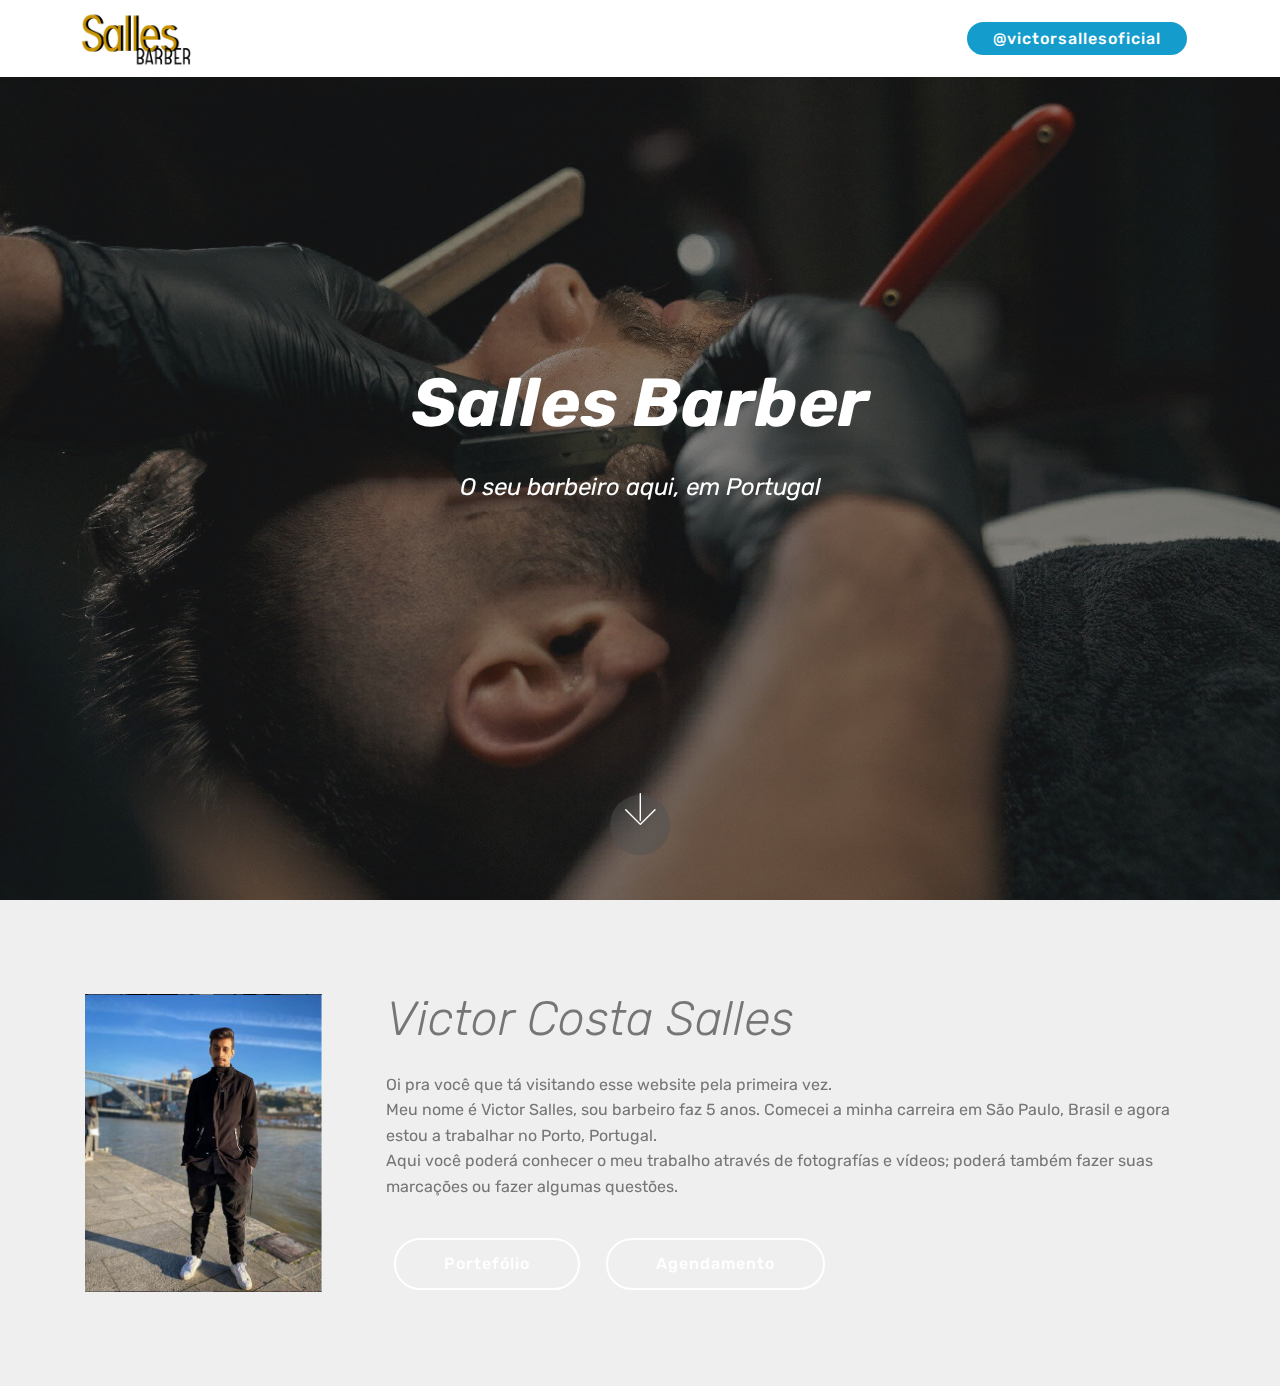
<file: index.html>
<!DOCTYPE html>
<html >
<head>
  <!-- Site made with Mobirise Website Builder v4.8.1, https://mobirise.com -->
  <meta charset="UTF-8">
  <meta http-equiv="X-UA-Compatible" content="IE=edge">
  <meta name="generator" content="Mobirise v4.8.1, mobirise.com">
  <meta name="viewport" content="width=device-width, initial-scale=1, minimum-scale=1">
  <link rel="shortcut icon" href="assets/images/logo-122x67.png" type="image/x-icon">
  <meta name="description" content="">
  <title>Home</title>
  <link rel="stylesheet" href="assets/web/assets/mobirise-icons/mobirise-icons.css">
  <link rel="stylesheet" href="assets/tether/tether.min.css">
  <link rel="stylesheet" href="assets/bootstrap/css/bootstrap.min.css">
  <link rel="stylesheet" href="assets/bootstrap/css/bootstrap-grid.min.css">
  <link rel="stylesheet" href="assets/bootstrap/css/bootstrap-reboot.min.css">
  <link rel="stylesheet" href="assets/dropdown/css/style.css">
  <link rel="stylesheet" href="assets/theme/css/style.css">
  <link rel="stylesheet" href="assets/mobirise/css/mbr-additional.css" type="text/css">
  
  
  
</head>
<body>
  <section class="menu cid-rT9dFqgxgK" once="menu" id="menu2-c">

    

    <nav class="navbar navbar-expand beta-menu navbar-dropdown align-items-center navbar-fixed-top navbar-toggleable-sm">
        <button class="navbar-toggler navbar-toggler-right" type="button" data-toggle="collapse" data-target="#navbarSupportedContent" aria-controls="navbarSupportedContent" aria-expanded="false" aria-label="Toggle navigation">
            <div class="hamburger">
                <span></span>
                <span></span>
                <span></span>
                <span></span>
            </div>
        </button>
        <div class="menu-logo">
            <div class="navbar-brand">
                <span class="navbar-logo">
                    <a href="index.html">
                        <img src="assets/images/logo-122x67.png" alt="Mobirise" title="" style="height: 3.8rem;">
                    </a>
                </span>
                
            </div>
        </div>
        <div class="collapse navbar-collapse" id="navbarSupportedContent">
            
            <div class="navbar-buttons mbr-section-btn"><a class="btn btn-sm btn-primary display-4" href="https://www.instagram.com/victor.sallesoficial/">@victorsallesoficial</a></div>
        </div>
    </nav>
</section>

<section class="engine"><a href="https://mobiri.se/d">website maker</a></section><section class="cid-rT8XE7DqD7 mbr-fullscreen mbr-parallax-background" id="header2-1">

    

    <div class="mbr-overlay" style="opacity: 0.5; background-color: rgb(35, 35, 35);"></div>

    <div class="container align-center">
        <div class="row justify-content-md-center">
            <div class="mbr-white col-md-10">
                <h1 class="mbr-section-title mbr-bold pb-3 mbr-fonts-style display-1"><em>
                    Salles Barber</em></h1>
                
                <p class="mbr-text pb-3 mbr-fonts-style display-5"><em>
                    O seu barbeiro aqui, em Portugal</em></p>
                
            </div>
        </div>
    </div>
    <div class="mbr-arrow hidden-sm-down" aria-hidden="true">
        <a href="#next">
            <i class="mbri-down mbr-iconfont"></i>
        </a>
    </div>
</section>

<section class="header3 cid-rT91nummOk" id="header3-4">

    

    

    <div class="container">
        <div class="media-container-row">
            <div class="mbr-figure" style="width: 35%;">
                <img src="assets/images/1-479x603.jpg" alt="Mobirise" title="">
            </div>

            <div class="media-content">
                <h1 class="mbr-section-title mbr-white pb-3 mbr-fonts-style display-2"><em>
                    Victor Costa Salles</em></h1>
                
                <div class="mbr-section-text mbr-white pb-3 ">
                    <p class="mbr-text mbr-fonts-style display-7">Oi pra você que tá visitando esse website pela primeira vez.&nbsp;<br>Meu nome é Victor Salles, sou barbeiro faz 5 anos. Comecei a minha carreira em São Paulo, Brasil e agora estou a trabalhar no Porto, Portugal.&nbsp;<br>Aqui você poderá conhecer o meu trabalho através de fotografías e vídeos; poderá também fazer suas marcações ou fazer algumas questões.</p>
                </div>
                <div class="mbr-section-btn"><a class="btn btn-md btn-white-outline display-4" href="page1.html">Portefólio</a>
                    <a class="btn btn-md btn-white-outline display-4" href="page2.html">Agendamento</a></div>
            </div>
        </div>
    </div>

</section>


  <script src="assets/web/assets/jquery/jquery.min.js"></script>
  <script src="assets/popper/popper.min.js"></script>
  <script src="assets/tether/tether.min.js"></script>
  <script src="assets/bootstrap/js/bootstrap.min.js"></script>
  <script src="assets/smoothscroll/smooth-scroll.js"></script>
  <script src="assets/dropdown/js/script.min.js"></script>
  <script src="assets/touchswipe/jquery.touch-swipe.min.js"></script>
  <script src="assets/parallax/jarallax.min.js"></script>
  <script src="assets/theme/js/script.js"></script>
  
  
</body>
</html>
</file>
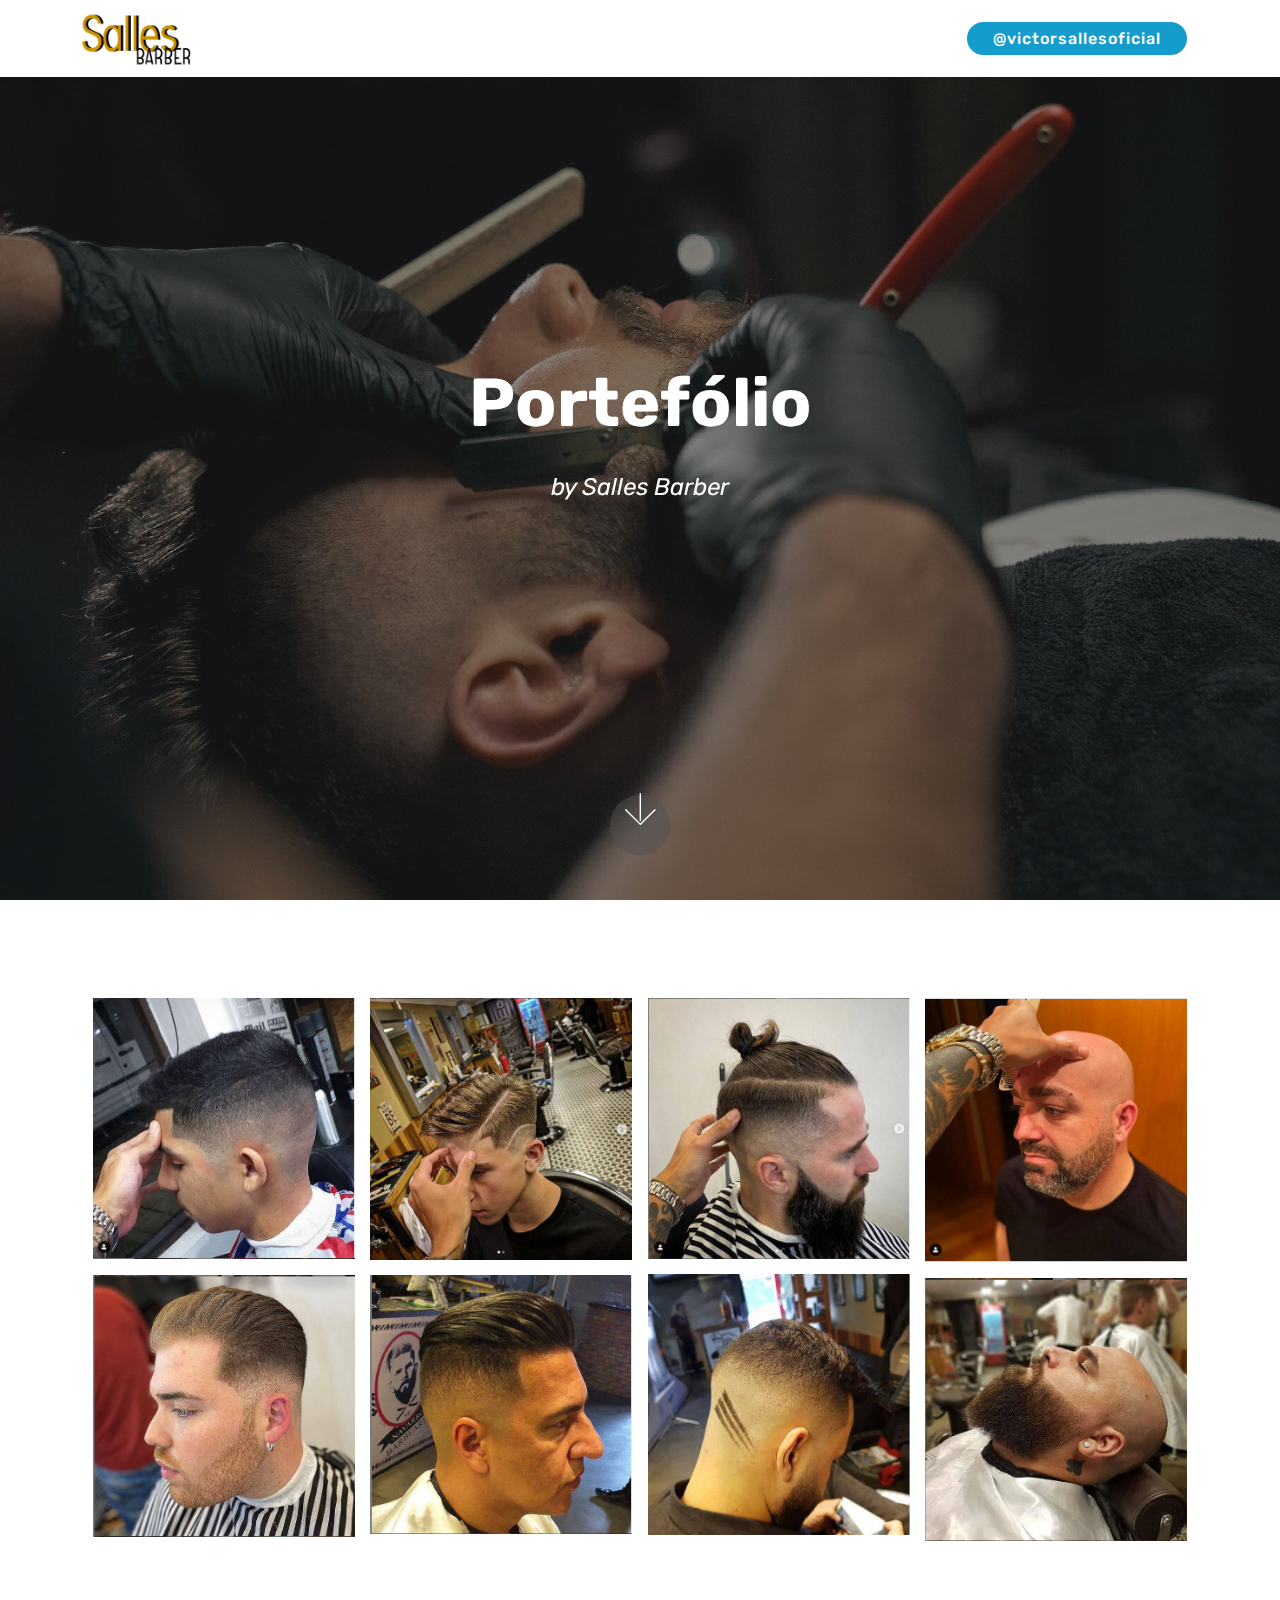
<file: page1.html>
<!DOCTYPE html>
<html >
<head>
  <!-- Site made with Mobirise Website Builder v4.8.1, https://mobirise.com -->
  <meta charset="UTF-8">
  <meta http-equiv="X-UA-Compatible" content="IE=edge">
  <meta name="generator" content="Mobirise v4.8.1, mobirise.com">
  <meta name="viewport" content="width=device-width, initial-scale=1, minimum-scale=1">
  <link rel="shortcut icon" href="assets/images/logo-122x67.png" type="image/x-icon">
  <meta name="description" content="Site Builder Description">
  <title>Page 1</title>
  <link rel="stylesheet" href="assets/web/assets/mobirise-icons/mobirise-icons.css">
  <link rel="stylesheet" href="assets/tether/tether.min.css">
  <link rel="stylesheet" href="assets/bootstrap/css/bootstrap.min.css">
  <link rel="stylesheet" href="assets/bootstrap/css/bootstrap-grid.min.css">
  <link rel="stylesheet" href="assets/bootstrap/css/bootstrap-reboot.min.css">
  <link rel="stylesheet" href="assets/dropdown/css/style.css">
  <link rel="stylesheet" href="assets/theme/css/style.css">
  <link rel="stylesheet" href="assets/gallery/style.css">
  <link rel="stylesheet" href="assets/mobirise/css/mbr-additional.css" type="text/css">
  
  
  
</head>
<body>
  <section class="menu cid-rT8XDvc3Rl" once="menu" id="menu2-5">

    

    <nav class="navbar navbar-expand beta-menu navbar-dropdown align-items-center navbar-fixed-top navbar-toggleable-sm">
        <button class="navbar-toggler navbar-toggler-right" type="button" data-toggle="collapse" data-target="#navbarSupportedContent" aria-controls="navbarSupportedContent" aria-expanded="false" aria-label="Toggle navigation">
            <div class="hamburger">
                <span></span>
                <span></span>
                <span></span>
                <span></span>
            </div>
        </button>
        <div class="menu-logo">
            <div class="navbar-brand">
                <span class="navbar-logo">
                    <a href="index.html">
                        <img src="assets/images/logo-122x67.png" alt="Mobirise" title="" style="height: 3.8rem;">
                    </a>
                </span>
                
            </div>
        </div>
        <div class="collapse navbar-collapse" id="navbarSupportedContent">
            
            <div class="navbar-buttons mbr-section-btn"><a class="btn btn-sm btn-primary display-4" href="https://www.instagram.com/victor.sallesoficial/">@victorsallesoficial</a></div>
        </div>
    </nav>
</section>

<section class="engine"><a href="https://mobiri.se/t">amp template</a></section><section class="cid-rT940IN6QF mbr-fullscreen mbr-parallax-background" id="header2-7">

    

    <div class="mbr-overlay" style="opacity: 0.5; background-color: rgb(35, 35, 35);"></div>

    <div class="container align-center">
        <div class="row justify-content-md-center">
            <div class="mbr-white col-md-10">
                <h1 class="mbr-section-title mbr-bold pb-3 mbr-fonts-style display-1">
                    Portefólio</h1>
                
                <p class="mbr-text pb-3 mbr-fonts-style display-5"><em>
                    by Salles Barber</em></p>
                
            </div>
        </div>
    </div>
    <div class="mbr-arrow hidden-sm-down" aria-hidden="true">
        <a href="#next">
            <i class="mbri-down mbr-iconfont"></i>
        </a>
    </div>
</section>

<section class="mbr-gallery mbr-slider-carousel cid-rT94cqWGAl" id="gallery1-8">

    

    <div class="container">
        <div><!-- Filter --><!-- Gallery --><div class="mbr-gallery-row"><div class="mbr-gallery-layout-default"><div><div><div class="mbr-gallery-item mbr-gallery-item--p1" data-video-url="false" data-tags="Fantástica"><div href="#lb-gallery1-8" data-slide-to="0" data-toggle="modal"><img src="assets/images/2-601x600-601x600.jpg" alt="" title=""><span class="icon-focus"></span></div></div><div class="mbr-gallery-item mbr-gallery-item--p1" data-video-url="false" data-tags="Responsivo"><div href="#lb-gallery1-8" data-slide-to="1" data-toggle="modal"><img src="assets/images/4-600x601-600x601.jpg" alt="" title=""><span class="icon-focus"></span></div></div><div class="mbr-gallery-item mbr-gallery-item--p1" data-video-url="false" data-tags="Criativo"><div href="#lb-gallery1-8" data-slide-to="2" data-toggle="modal"><img src="assets/images/7-604x602-604x602.jpg" alt="" title=""><span class="icon-focus"></span></div></div><div class="mbr-gallery-item mbr-gallery-item--p1" data-video-url="false" data-tags="Animado"><div href="#lb-gallery1-8" data-slide-to="3" data-toggle="modal"><img src="assets/images/8-596x602-596x602.jpg" alt="" title=""><span class="icon-focus"></span></div></div><div class="mbr-gallery-item mbr-gallery-item--p1" data-video-url="false" data-tags="Fantástica"><div href="#lb-gallery1-8" data-slide-to="4" data-toggle="modal"><img src="assets/images/5-601x600-601x600.jpg" alt="" title=""><span class="icon-focus"></span></div></div><div class="mbr-gallery-item mbr-gallery-item--p1" data-video-url="false" data-tags="Fantástica"><div href="#lb-gallery1-8" data-slide-to="5" data-toggle="modal"><img src="assets/images/6-603x605-603x605.jpg" alt="" title=""><span class="icon-focus"></span></div></div><div class="mbr-gallery-item mbr-gallery-item--p1" data-video-url="false" data-tags="Responsivo"><div href="#lb-gallery1-8" data-slide-to="6" data-toggle="modal"><img src="assets/images/10-606x601-606x601.jpg" alt="" title=""><span class="icon-focus"></span></div></div><div class="mbr-gallery-item mbr-gallery-item--p1" data-video-url="false" data-tags="Animado"><div href="#lb-gallery1-8" data-slide-to="7" data-toggle="modal"><img src="assets/images/11-601x605-601x605.jpg" alt="" title=""><span class="icon-focus"></span></div></div></div></div><div class="clearfix"></div></div></div><!-- Lightbox --><div data-app-prevent-settings="" class="mbr-slider modal fade carousel slide" tabindex="-1" data-keyboard="true" data-interval="false" id="lb-gallery1-8"><div class="modal-dialog"><div class="modal-content"><div class="modal-body"><div class="carousel-inner"><div class="carousel-item"><img src="assets/images/2-601x600.jpg" alt="" title=""></div><div class="carousel-item"><img src="assets/images/4-600x601.jpg" alt="" title=""></div><div class="carousel-item"><img src="assets/images/7-604x602.jpg" alt="" title=""></div><div class="carousel-item"><img src="assets/images/8-596x602.jpg" alt="" title=""></div><div class="carousel-item"><img src="assets/images/5-601x600.jpg" alt="" title=""></div><div class="carousel-item"><img src="assets/images/6-603x605.jpg" alt="" title=""></div><div class="carousel-item"><img src="assets/images/10-606x601.jpg" alt="" title=""></div><div class="carousel-item active"><img src="assets/images/11-601x605.jpg" alt="" title=""></div></div><a class="carousel-control carousel-control-prev" role="button" data-slide="prev" href="#lb-gallery1-8"><span class="mbri-left mbr-iconfont" aria-hidden="true"></span><span class="sr-only">Previous</span></a><a class="carousel-control carousel-control-next" role="button" data-slide="next" href="#lb-gallery1-8"><span class="mbri-right mbr-iconfont" aria-hidden="true"></span><span class="sr-only">Next</span></a><a class="close" href="#" role="button" data-dismiss="modal"><span class="sr-only">Close</span></a></div></div></div></div></div>
    </div>

</section>


  <script src="assets/web/assets/jquery/jquery.min.js"></script>
  <script src="assets/popper/popper.min.js"></script>
  <script src="assets/tether/tether.min.js"></script>
  <script src="assets/bootstrap/js/bootstrap.min.js"></script>
  <script src="assets/smoothscroll/smooth-scroll.js"></script>
  <script src="assets/dropdown/js/script.min.js"></script>
  <script src="assets/touchswipe/jquery.touch-swipe.min.js"></script>
  <script src="assets/vimeoplayer/jquery.mb.vimeo_player.js"></script>
  <script src="assets/masonry/masonry.pkgd.min.js"></script>
  <script src="assets/imagesloaded/imagesloaded.pkgd.min.js"></script>
  <script src="assets/bootstrapcarouselswipe/bootstrap-carousel-swipe.js"></script>
  <script src="assets/parallax/jarallax.min.js"></script>
  <script src="assets/theme/js/script.js"></script>
  <script src="assets/gallery/player.min.js"></script>
  <script src="assets/gallery/script.js"></script>
  <script src="assets/slidervideo/script.js"></script>
  
  
</body>
</html>
</file>
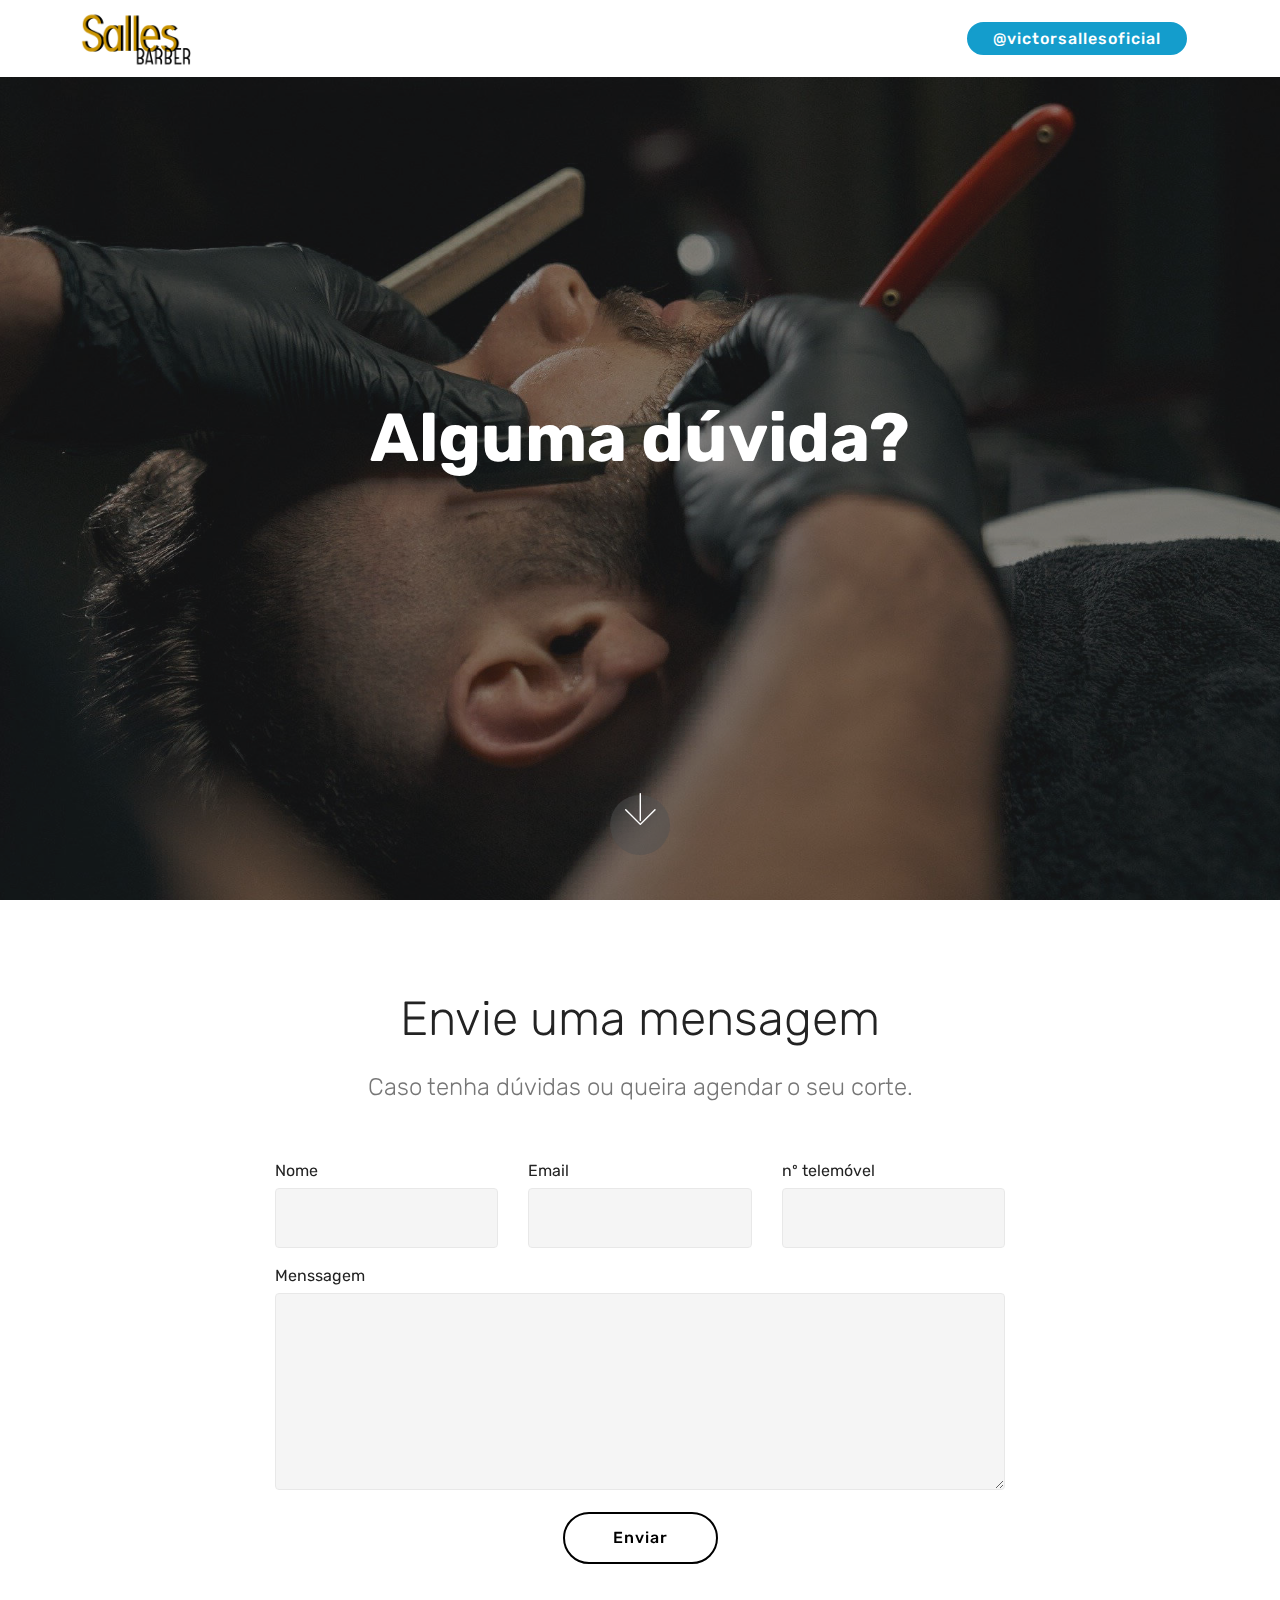
<file: page2.html>
<!DOCTYPE html>
<html >
<head>
  <!-- Site made with Mobirise Website Builder v4.8.1, https://mobirise.com -->
  <meta charset="UTF-8">
  <meta http-equiv="X-UA-Compatible" content="IE=edge">
  <meta name="generator" content="Mobirise v4.8.1, mobirise.com">
  <meta name="viewport" content="width=device-width, initial-scale=1, minimum-scale=1">
  <link rel="shortcut icon" href="assets/images/logo-122x67.png" type="image/x-icon">
  <meta name="description" content="Web Page Builder Description">
  <title>Page 2</title>
  <link rel="stylesheet" href="assets/web/assets/mobirise-icons/mobirise-icons.css">
  <link rel="stylesheet" href="assets/tether/tether.min.css">
  <link rel="stylesheet" href="assets/bootstrap/css/bootstrap.min.css">
  <link rel="stylesheet" href="assets/bootstrap/css/bootstrap-grid.min.css">
  <link rel="stylesheet" href="assets/bootstrap/css/bootstrap-reboot.min.css">
  <link rel="stylesheet" href="assets/dropdown/css/style.css">
  <link rel="stylesheet" href="assets/theme/css/style.css">
  <link rel="stylesheet" href="assets/mobirise/css/mbr-additional.css" type="text/css">
  
  
  
</head>
<body>
  <section class="menu cid-rT9dHfh7cZ" once="menu" id="menu2-d">

    

    <nav class="navbar navbar-expand beta-menu navbar-dropdown align-items-center navbar-fixed-top navbar-toggleable-sm">
        <button class="navbar-toggler navbar-toggler-right" type="button" data-toggle="collapse" data-target="#navbarSupportedContent" aria-controls="navbarSupportedContent" aria-expanded="false" aria-label="Toggle navigation">
            <div class="hamburger">
                <span></span>
                <span></span>
                <span></span>
                <span></span>
            </div>
        </button>
        <div class="menu-logo">
            <div class="navbar-brand">
                <span class="navbar-logo">
                    <a href="index.html">
                        <img src="assets/images/logo-122x67.png" alt="Mobirise" title="" style="height: 3.8rem;">
                    </a>
                </span>
                
            </div>
        </div>
        <div class="collapse navbar-collapse" id="navbarSupportedContent">
            
            <div class="navbar-buttons mbr-section-btn"><a class="btn btn-sm btn-primary display-4" href="https://www.instagram.com/victor.sallesoficial/">@victorsallesoficial</a></div>
        </div>
    </nav>
</section>

<section class="engine"><a href="https://mobiri.se/u">bootstrap website templates</a></section><section class="cid-rT9cRKuDGs mbr-fullscreen mbr-parallax-background" id="header2-a">

    

    <div class="mbr-overlay" style="opacity: 0.5; background-color: rgb(35, 35, 35);"></div>

    <div class="container align-center">
        <div class="row justify-content-md-center">
            <div class="mbr-white col-md-10">
                <h1 class="mbr-section-title mbr-bold pb-3 mbr-fonts-style display-1">Alguma dúvida?</h1>
                
                
                
            </div>
        </div>
    </div>
    <div class="mbr-arrow hidden-sm-down" aria-hidden="true">
        <a href="#next">
            <i class="mbri-down mbr-iconfont"></i>
        </a>
    </div>
</section>

<section class="mbr-section form1 cid-rT9d6wADKC" id="form1-b">

    

    
    <div class="container">
        <div class="row justify-content-center">
            <div class="title col-12 col-lg-8">
                <h2 class="mbr-section-title align-center pb-3 mbr-fonts-style display-2">
                    Envie uma mensagem</h2>
                <h3 class="mbr-section-subtitle align-center mbr-light pb-3 mbr-fonts-style display-5">
                    Caso tenha dúvidas ou queira agendar o seu corte.</h3>
            </div>
        </div>
    </div>
    <div class="container">
        <div class="row justify-content-center">
            <div class="media-container-column col-lg-8" data-form-type="formoid">
                    <div data-form-alert="" hidden="">Obrigado pelo seu contacto! Serei breve na resposta.</div>
            
                    <form class="mbr-form" action="https://mobirise.com/" method="post" data-form-title="Mobirise Form"><input type="hidden" name="email" data-form-email="true" value="A4kg7udtI+OiR5sHYy0qskgDTi+PJW+rezI1wBLIjRFbMtiBH6Y3mmQJZkHAZjewbrHFE9kTflxBjCSgdrCfbj/5oSh3p3aSqijQGxAiLwpPb2Mu1ZSglAVpfTVrNTJI" data-form-field="Email">
                        <div class="row row-sm-offset">
                            <div class="col-md-4 multi-horizontal" data-for="name">
                                <div class="form-group">
                                    <label class="form-control-label mbr-fonts-style display-7" for="name-form1-b">Nome</label>
                                    <input type="text" class="form-control" name="name" data-form-field="Name" required="" id="name-form1-b">
                                </div>
                            </div>
                            <div class="col-md-4 multi-horizontal" data-for="email">
                                <div class="form-group">
                                    <label class="form-control-label mbr-fonts-style display-7" for="email-form1-b">Email</label>
                                    <input type="email" class="form-control" name="email" data-form-field="Email" required="" id="email-form1-b">
                                </div>
                            </div>
                            <div class="col-md-4 multi-horizontal" data-for="phone">
                                <div class="form-group">
                                    <label class="form-control-label mbr-fonts-style display-7" for="phone-form1-b">nº telemóvel</label>
                                    <input type="tel" class="form-control" name="phone" data-form-field="Phone" id="phone-form1-b">
                                </div>
                            </div>
                        </div>
                        <div class="form-group" data-for="message">
                            <label class="form-control-label mbr-fonts-style display-7" for="message-form1-b">Menssagem</label>
                            <textarea type="text" class="form-control" name="message" rows="7" data-form-field="Message" id="message-form1-b"></textarea>
                        </div>
            
                        <span class="input-group-btn"><button href="" type="submit" class="btn btn-form btn-black-outline display-4">Enviar</button></span>
                    </form>
            </div>
        </div>
    </div>
</section>


  <script src="assets/web/assets/jquery/jquery.min.js"></script>
  <script src="assets/popper/popper.min.js"></script>
  <script src="assets/tether/tether.min.js"></script>
  <script src="assets/bootstrap/js/bootstrap.min.js"></script>
  <script src="assets/smoothscroll/smooth-scroll.js"></script>
  <script src="assets/dropdown/js/script.min.js"></script>
  <script src="assets/touchswipe/jquery.touch-swipe.min.js"></script>
  <script src="assets/parallax/jarallax.min.js"></script>
  <script src="assets/theme/js/script.js"></script>
  <script src="assets/formoid/formoid.min.js"></script>
  
  
</body>
</html>
</file>
<file: assets/web/assets/mobirise-icons/mobirise-icons.css>
@font-face {
  font-family: 'MobiriseIcons';
  src:  url('mobirise-icons.eot?spat4u');
  src:  url('mobirise-icons.eot?spat4u#iefix') format('embedded-opentype'),
    url('mobirise-icons.ttf?spat4u') format('truetype'),
    url('mobirise-icons.woff?spat4u') format('woff'),
    url('mobirise-icons.svg?spat4u#MobiriseIcons') format('svg');
  font-weight: normal;
  font-style: normal;
}

[class^="mbri-"], [class*=" mbri-"] {
  /* use !important to prevent issues with browser extensions that change fonts */
  font-family: MobiriseIcons !important;
  speak: none;
  font-style: normal;
  font-weight: normal;
  font-variant: normal;
  text-transform: none;
  line-height: 1;

  /* Better Font Rendering =========== */
  -webkit-font-smoothing: antialiased;
  -moz-osx-font-smoothing: grayscale;
}

.mbri-add-submenu:before {
  content: "\e900";
}
.mbri-alert:before {
  content: "\e901";
}
.mbri-align-center:before {
  content: "\e902";
}
.mbri-align-justify:before {
  content: "\e903";
}
.mbri-align-left:before {
  content: "\e904";
}
.mbri-align-right:before {
  content: "\e905";
}
.mbri-android:before {
  content: "\e906";
}
.mbri-apple:before {
  content: "\e907";
}
.mbri-arrow-down:before {
  content: "\e908";
}
.mbri-arrow-next:before {
  content: "\e909";
}
.mbri-arrow-prev:before {
  content: "\e90a";
}
.mbri-arrow-up:before {
  content: "\e90b";
}
.mbri-bold:before {
  content: "\e90c";
}
.mbri-bookmark:before {
  content: "\e90d";
}
.mbri-bootstrap:before {
  content: "\e90e";
}
.mbri-briefcase:before {
  content: "\e90f";
}
.mbri-browse:before {
  content: "\e910";
}
.mbri-bulleted-list:before {
  content: "\e911";
}
.mbri-calendar:before {
  content: "\e912";
}
.mbri-camera:before {
  content: "\e913";
}
.mbri-cart-add:before {
  content: "\e914";
}
.mbri-cart-full:before {
  content: "\e915";
}
.mbri-cash:before {
  content: "\e916";
}
.mbri-change-style:before {
  content: "\e917";
}
.mbri-chat:before {
  content: "\e918";
}
.mbri-clock:before {
  content: "\e919";
}
.mbri-close:before {
  content: "\e91a";
}
.mbri-cloud:before {
  content: "\e91b";
}
.mbri-code:before {
  content: "\e91c";
}
.mbri-contact-form:before {
  content: "\e91d";
}
.mbri-credit-card:before {
  content: "\e91e";
}
.mbri-cursor-click:before {
  content: "\e91f";
}
.mbri-cust-feedback:before {
  content: "\e920";
}
.mbri-database:before {
  content: "\e921";
}
.mbri-delivery:before {
  content: "\e922";
}
.mbri-desktop:before {
  content: "\e923";
}
.mbri-devices:before {
  content: "\e924";
}
.mbri-down:before {
  content: "\e925";
}
.mbri-download:before {
  content: "\e989";
}
.mbri-drag-n-drop:before {
  content: "\e927";
}
.mbri-drag-n-drop2:before {
  content: "\e928";
}
.mbri-edit:before {
  content: "\e929";
}
.mbri-edit2:before {
  content: "\e92a";
}
.mbri-error:before {
  content: "\e92b";
}
.mbri-extension:before {
  content: "\e92c";
}
.mbri-features:before {
  content: "\e92d";
}
.mbri-file:before {
  content: "\e92e";
}
.mbri-flag:before {
  content: "\e92f";
}
.mbri-folder:before {
  content: "\e930";
}
.mbri-gift:before {
  content: "\e931";
}
.mbri-github:before {
  content: "\e932";
}
.mbri-globe:before {
  content: "\e933";
}
.mbri-globe-2:before {
  content: "\e934";
}
.mbri-growing-chart:before {
  content: "\e935";
}
.mbri-hearth:before {
  content: "\e936";
}
.mbri-help:before {
  content: "\e937";
}
.mbri-home:before {
  content: "\e938";
}
.mbri-hot-cup:before {
  content: "\e939";
}
.mbri-idea:before {
  content: "\e93a";
}
.mbri-image-gallery:before {
  content: "\e93b";
}
.mbri-image-slider:before {
  content: "\e93c";
}
.mbri-info:before {
  content: "\e93d";
}
.mbri-italic:before {
  content: "\e93e";
}
.mbri-key:before {
  content: "\e93f";
}
.mbri-laptop:before {
  content: "\e940";
}
.mbri-layers:before {
  content: "\e941";
}
.mbri-left-right:before {
  content: "\e942";
}
.mbri-left:before {
  content: "\e943";
}
.mbri-letter:before {
  content: "\e944";
}
.mbri-like:before {
  content: "\e945";
}
.mbri-link:before {
  content: "\e946";
}
.mbri-lock:before {
  content: "\e947";
}
.mbri-login:before {
  content: "\e948";
}
.mbri-logout:before {
  content: "\e949";
}
.mbri-magic-stick:before {
  content: "\e94a";
}
.mbri-map-pin:before {
  content: "\e94b";
}
.mbri-menu:before {
  content: "\e94c";
}
.mbri-mobile:before {
  content: "\e94d";
}
.mbri-mobile2:before {
  content: "\e94e";
}
.mbri-mobirise:before {
  content: "\e94f";
}
.mbri-more-horizontal:before {
  content: "\e950";
}
.mbri-more-vertical:before {
  content: "\e951";
}
.mbri-music:before {
  content: "\e952";
}
.mbri-new-file:before {
  content: "\e953";
}
.mbri-numbered-list:before {
  content: "\e954";
}
.mbri-opened-folder:before {
  content: "\e955";
}
.mbri-pages:before {
  content: "\e956";
}
.mbri-paper-plane:before {
  content: "\e957";
}
.mbri-paperclip:before {
  content: "\e958";
}
.mbri-photo:before {
  content: "\e959";
}
.mbri-photos:before {
  content: "\e95a";
}
.mbri-pin:before {
  content: "\e95b";
}
.mbri-play:before {
  content: "\e95c";
}
.mbri-plus:before {
  content: "\e95d";
}
.mbri-preview:before {
  content: "\e95e";
}
.mbri-print:before {
  content: "\e95f";
}
.mbri-protect:before {
  content: "\e960";
}
.mbri-question:before {
  content: "\e961";
}
.mbri-quote-left:before {
  content: "\e962";
}
.mbri-quote-right:before {
  content: "\e963";
}
.mbri-refresh:before {
  content: "\e964";
}
.mbri-responsive:before {
  content: "\e965";
}
.mbri-right:before {
  content: "\e966";
}
.mbri-rocket:before {
  content: "\e967";
}
.mbri-sad-face:before {
  content: "\e968";
}
.mbri-sale:before {
  content: "\e969";
}
.mbri-save:before {
  content: "\e96a";
}
.mbri-search:before {
  content: "\e96b";
}
.mbri-setting:before {
  content: "\e96c";
}
.mbri-setting2:before {
  content: "\e96d";
}
.mbri-setting3:before {
  content: "\e96e";
}
.mbri-share:before {
  content: "\e96f";
}
.mbri-shopping-bag:before {
  content: "\e970";
}
.mbri-shopping-basket:before {
  content: "\e971";
}
.mbri-shopping-cart:before {
  content: "\e972";
}
.mbri-sites:before {
  content: "\e973";
}
.mbri-smile-face:before {
  content: "\e974";
}
.mbri-speed:before {
  content: "\e975";
}
.mbri-star:before {
  content: "\e976";
}
.mbri-success:before {
  content: "\e977";
}
.mbri-sun:before {
  content: "\e978";
}
.mbri-sun2:before {
  content: "\e979";
}
.mbri-tablet:before {
  content: "\e97a";
}
.mbri-tablet-vertical:before {
  content: "\e97b";
}
.mbri-target:before {
  content: "\e97c";
}
.mbri-timer:before {
  content: "\e97d";
}
.mbri-to-ftp:before {
  content: "\e97e";
}
.mbri-to-local-drive:before {
  content: "\e97f";
}
.mbri-touch-swipe:before {
  content: "\e980";
}
.mbri-touch:before {
  content: "\e981";
}
.mbri-trash:before {
  content: "\e982";
}
.mbri-underline:before {
  content: "\e983";
}
.mbri-unlink:before {
  content: "\e984";
}
.mbri-unlock:before {
  content: "\e985";
}
.mbri-up-down:before {
  content: "\e986";
}
.mbri-up:before {
  content: "\e987";
}
.mbri-update:before {
  content: "\e988";
}
.mbri-upload:before {
 content: "\e926"; 
}
.mbri-user:before {
  content: "\e98a";
}
.mbri-user2:before {
  content: "\e98b";
}
.mbri-users:before {
  content: "\e98c";
}
.mbri-video:before {
  content: "\e98d";
}
.mbri-video-play:before {
  content: "\e98e";
}
.mbri-watch:before {
  content: "\e98f";
}
.mbri-website-theme:before {
  content: "\e990";
}
.mbri-wifi:before {
  content: "\e991";
}
.mbri-windows:before {
  content: "\e992";
}
.mbri-zoom-out:before {
  content: "\e993";
}
.mbri-redo:before {
  content: "\e994";
}
.mbri-undo:before {
  content: "\e995";
}
</file>
<file: assets/dropdown/css/style.css>
.navbar-dropdown {
  left: 0;
  padding: 0;
  position: absolute;
  right: 0;
  top: 0;
  transition: all 0.45s ease;
  z-index: 1030;
  background: #282828; }
  .navbar-dropdown .navbar-logo {
    margin-right: 0.8rem;
    transition: margin 0.3s ease-in-out;
    vertical-align: middle; }
    .navbar-dropdown .navbar-logo img {
      height: 3.125rem;
      transition: all 0.3s ease-in-out; }
    .navbar-dropdown .navbar-logo.mbr-iconfont {
      font-size: 3.125rem;
      line-height: 3.125rem; }
  .navbar-dropdown .navbar-caption {
    font-weight: 700;
    white-space: normal;
    vertical-align: -4px;
    line-height: 3.125rem !important; }
    .navbar-dropdown .navbar-caption, .navbar-dropdown .navbar-caption:hover {
      color: inherit;
      text-decoration: none; }
  .navbar-dropdown .mbr-iconfont + .navbar-caption {
    vertical-align: -1px; }
  .navbar-dropdown.navbar-fixed-top {
    position: fixed; }
  .navbar-dropdown .navbar-brand span {
    vertical-align: -4px; }
  .navbar-dropdown.bg-color.transparent {
    background: none; }
  .navbar-dropdown.navbar-short .navbar-brand {
    padding: 0.625rem 0; }
    .navbar-dropdown.navbar-short .navbar-brand span {
      vertical-align: -1px; }
  .navbar-dropdown.navbar-short .navbar-caption {
    line-height: 2.375rem !important;
    vertical-align: -2px; }
  .navbar-dropdown.navbar-short .navbar-logo {
    margin-right: 0.5rem; }
    .navbar-dropdown.navbar-short .navbar-logo img {
      height: 2.375rem; }
    .navbar-dropdown.navbar-short .navbar-logo.mbr-iconfont {
      font-size: 2.375rem;
      line-height: 2.375rem; }
  .navbar-dropdown.navbar-short .mbr-table-cell {
    height: 3.625rem; }
  .navbar-dropdown .navbar-close {
    left: 0.6875rem;
    position: fixed;
    top: 0.75rem;
    z-index: 1000; }
  .navbar-dropdown .hamburger-icon {
    content: "";
    display: inline-block;
    vertical-align: middle;
    width: 16px;
    -webkit-box-shadow: 0 -6px 0 1px #282828,0 0 0 1px #282828,0 6px 0 1px #282828;
    -moz-box-shadow: 0 -6px 0 1px #282828,0 0 0 1px #282828,0 6px 0 1px #282828;
    box-shadow: 0 -6px 0 1px #282828,0 0 0 1px #282828,0 6px 0 1px #282828; }

.dropdown-menu .dropdown-toggle[data-toggle="dropdown-submenu"]::after {
  border-bottom: 0.35em solid transparent;
  border-left: 0.35em solid;
  border-right: 0;
  border-top: 0.35em solid transparent;
  margin-left: 0.3rem; }

.dropdown-menu .dropdown-item:focus {
  outline: 0; }

.nav-dropdown {
  font-size: 0.75rem;
  font-weight: 500;
  height: auto !important; }
  .nav-dropdown .nav-btn {
    padding-left: 1rem; }
  .nav-dropdown .link {
    margin: .667em 1.667em;
    font-weight: 500;
    padding: 0;
    transition: color .2s ease-in-out; }
    .nav-dropdown .link.dropdown-toggle {
      margin-right: 2.583em; }
      .nav-dropdown .link.dropdown-toggle::after {
        margin-left: .25rem;
        border-top: 0.35em solid;
        border-right: 0.35em solid transparent;
        border-left: 0.35em solid transparent;
        border-bottom: 0; }
      .nav-dropdown .link.dropdown-toggle[aria-expanded="true"] {
        margin: 0;
        padding: 0.667em 3.263em  0.667em 1.667em; }
  .nav-dropdown .link::after,
  .nav-dropdown .dropdown-item::after {
    color: inherit; }
  .nav-dropdown .btn {
    font-size: 0.75rem;
    font-weight: 700;
    letter-spacing: 0;
    margin-bottom: 0;
    padding-left: 1.25rem;
    padding-right: 1.25rem; }
  .nav-dropdown .dropdown-menu {
    border-radius: 0;
    border: 0;
    left: 0;
    margin: 0;
    padding-bottom: 1.25rem;
    padding-top: 1.25rem;
    position: relative; }
  .nav-dropdown .dropdown-submenu {
    margin-left: 0.125rem;
    top: 0; }
  .nav-dropdown .dropdown-item {
    font-weight: 500;
    line-height: 2;
    padding: 0.3846em 4.615em 0.3846em 1.5385em;
    position: relative;
    transition: color .2s ease-in-out, background-color .2s ease-in-out; }
    .nav-dropdown .dropdown-item::after {
      margin-top: -0.3077em;
      position: absolute;
      right: 1.1538em;
      top: 50%; }
    .nav-dropdown .dropdown-item:focus, .nav-dropdown .dropdown-item:hover {
      background: none; }

@media (max-width: 767px) {
  .nav-dropdown.navbar-toggleable-sm {
    bottom: 0;
    display: none;
    left: 0;
    overflow-x: hidden;
    position: fixed;
    top: 0;
    transform: translateX(-100%);
    -ms-transform: translateX(-100%);
    -webkit-transform: translateX(-100%);
    width: 18.75rem;
    z-index: 999; } }
.nav-dropdown.navbar-toggleable-xl {
  bottom: 0;
  display: none;
  left: 0;
  overflow-x: hidden;
  position: fixed;
  top: 0;
  transform: translateX(-100%);
  -ms-transform: translateX(-100%);
  -webkit-transform: translateX(-100%);
  width: 18.75rem;
  z-index: 999; }

.nav-dropdown-sm {
  display: block !important;
  overflow-x: hidden;
  overflow: auto;
  padding-top: 3.875rem; }
  .nav-dropdown-sm::after {
    content: "";
    display: block;
    height: 3rem;
    width: 100%; }
  .nav-dropdown-sm.collapse.in ~ .navbar-close {
    display: block !important; }
  .nav-dropdown-sm.collapsing, .nav-dropdown-sm.collapse.in {
    transform: translateX(0);
    -ms-transform: translateX(0);
    -webkit-transform: translateX(0);
    transition: all 0.25s ease-out;
    -webkit-transition: all 0.25s ease-out;
    background: #282828; }
  .nav-dropdown-sm.collapsing[aria-expanded="false"] {
    transform: translateX(-100%);
    -ms-transform: translateX(-100%);
    -webkit-transform: translateX(-100%); }
  .nav-dropdown-sm .nav-item {
    display: block;
    margin-left: 0 !important;
    padding-left: 0; }
  .nav-dropdown-sm .link,
  .nav-dropdown-sm .dropdown-item {
    border-top: 1px dotted rgba(255, 255, 255, 0.1);
    font-size: 0.8125rem;
    line-height: 1.6;
    margin: 0 !important;
    padding: 0.875rem 2.4rem 0.875rem 1.5625rem !important;
    position: relative;
    white-space: normal; }
    .nav-dropdown-sm .link:focus, .nav-dropdown-sm .link:hover,
    .nav-dropdown-sm .dropdown-item:focus,
    .nav-dropdown-sm .dropdown-item:hover {
      background: rgba(0, 0, 0, 0.2) !important;
      color: #c0a375; }
  .nav-dropdown-sm .nav-btn {
    position: relative;
    padding: 1.5625rem 1.5625rem 0 1.5625rem; }
    .nav-dropdown-sm .nav-btn::before {
      border-top: 1px dotted rgba(255, 255, 255, 0.1);
      content: "";
      left: 0;
      position: absolute;
      top: 0;
      width: 100%; }
    .nav-dropdown-sm .nav-btn + .nav-btn {
      padding-top: 0.625rem; }
      .nav-dropdown-sm .nav-btn + .nav-btn::before {
        display: none; }
  .nav-dropdown-sm .btn {
    padding: 0.625rem 0; }
  .nav-dropdown-sm .dropdown-toggle[data-toggle="dropdown-submenu"]::after {
    margin-left: .25rem;
    border-top: 0.35em solid;
    border-right: 0.35em solid transparent;
    border-left: 0.35em solid transparent;
    border-bottom: 0; }
  .nav-dropdown-sm .dropdown-toggle[data-toggle="dropdown-submenu"][aria-expanded="true"]::after {
    border-top: 0;
    border-right: 0.35em solid transparent;
    border-left: 0.35em solid transparent;
    border-bottom: 0.35em solid; }
  .nav-dropdown-sm .dropdown-menu {
    margin: 0;
    padding: 0;
    position: relative;
    top: 0;
    left: 0;
    width: 100%;
    border: 0;
    float: none;
    border-radius: 0;
    background: none; }
  .nav-dropdown-sm .dropdown-submenu {
    left: 100%;
    margin-left: 0.125rem;
    margin-top: -1.25rem;
    top: 0; }

.navbar-toggleable-sm .nav-dropdown .dropdown-menu {
  position: absolute; }

.navbar-toggleable-sm .nav-dropdown .dropdown-submenu {
  left: 100%;
  margin-left: 0.125rem;
  margin-top: -1.25rem;
  top: 0; }

.navbar-toggleable-sm.opened .nav-dropdown .dropdown-menu {
  position: relative; }

.navbar-toggleable-sm.opened .nav-dropdown .dropdown-submenu {
  left: 0;
  margin-left: 00rem;
  margin-top: 0rem;
  top: 0; }

.is-builder .nav-dropdown.collapsing {
  transition: none !important; }

/*# sourceMappingURL=style.css.map */
</file>
<file: assets/theme/css/style.css>
/*!
 * Mobirise v4 theme (https://mobirise.com/)
 * Copyright 2017 Mobirise
 */
section {
  background-color: #eeeeee; }

section,
.container,
.container-fluid {
  position: relative;
  word-wrap: break-word; }

a.mbr-iconfont:hover {
  text-decoration: none; }

.article .lead p, .article .lead ul, .article .lead ol, .article .lead pre, .article .lead blockquote {
  margin-bottom: 0; }

a {
  font-style: normal;
  font-weight: 400;
  cursor: pointer; }
  a, a:hover {
    text-decoration: none; }

figure {
  margin-bottom: 0; }

body {
  color: #232323; }

h1, h2, h3, h4, h5, h6,
.h1, .h2, .h3, .h4, .h5, .h6,
.display-1, .display-2, .display-3, .display-4 {
  line-height: 1;
  word-break: break-word;
  word-wrap: break-word; }

b, strong {
  font-weight: bold; }

blockquote {
  padding: 10px 0 10px 20px;
  position: relative;
  border-left: 2px solid;
  border-color: #ff3366; }

input:-webkit-autofill, input:-webkit-autofill:hover, input:-webkit-autofill:focus, input:-webkit-autofill:active {
  transition-delay: 9999s;
  transition-property: background-color, color; }

textarea[type="hidden"] {
  display: none; }

body {
  position: relative; }

section {
  background-position: 50% 50%;
  background-repeat: no-repeat;
  background-size: cover; }
  section .mbr-background-video,
  section .mbr-background-video-preview {
    position: absolute;
    bottom: 0;
    left: 0;
    right: 0;
    top: 0; }

.hidden {
  visibility: hidden; }

.mbr-z-index20 {
  z-index: 20; }

/*! Base colors */
.mbr-white {
  color: #ffffff; }

.mbr-black {
  color: #000000; }

.mbr-bg-white {
  background-color: #ffffff; }

.mbr-bg-black {
  background-color: #000000; }

/*! Text-aligns */
.align-left {
  text-align: left; }

.align-center {
  text-align: center; }

.align-right {
  text-align: right; }

@media (max-width: 767px) {
  .align-left, .align-center, .align-right, .mbr-section-btn, .mbr-section-title {
    text-align: center; } }
/*! Font-weight  */
.mbr-light {
  font-weight: 300; }

.mbr-regular {
  font-weight: 400; }

.mbr-semibold {
  font-weight: 500; }

.mbr-bold {
  font-weight: 700; }

/*! Media  */
.media-size-item {
  -webkit-flex: 1 1 auto;
  -moz-flex: 1 1 auto;
  -ms-flex: 1 1 auto;
  -o-flex: 1 1 auto;
  flex: 1 1 auto; }

.media-content {
  -webkit-flex-basis: 100%;
  flex-basis: 100%; }

.media-container-row {
  display: -ms-flexbox;
  display: -webkit-flex;
  display: flex;
  -webkit-flex-direction: row;
  -ms-flex-direction: row;
  flex-direction: row;
  -webkit-flex-wrap: wrap;
  -ms-flex-wrap: wrap;
  flex-wrap: wrap;
  -webkit-justify-content: center;
  -ms-flex-pack: center;
  justify-content: center;
  -webkit-align-content: center;
  -ms-flex-line-pack: center;
  align-content: center;
  -webkit-align-items: start;
  -ms-flex-align: start;
  align-items: start; }
  .media-container-row .media-size-item {
    width: 400px; }

.media-container-column {
  display: -ms-flexbox;
  display: -webkit-flex;
  display: flex;
  -webkit-flex-direction: column;
  -ms-flex-direction: column;
  flex-direction: column;
  -webkit-flex-wrap: wrap;
  -ms-flex-wrap: wrap;
  flex-wrap: wrap;
  -webkit-justify-content: center;
  -ms-flex-pack: center;
  justify-content: center;
  -webkit-align-content: center;
  -ms-flex-line-pack: center;
  align-content: center;
  -webkit-align-items: stretch;
  -ms-flex-align: stretch;
  align-items: stretch; }
  .media-container-column > * {
    width: 100%; }

@media (min-width: 992px) {
  .media-container-row {
    -webkit-flex-wrap: nowrap;
    -ms-flex-wrap: nowrap;
    flex-wrap: nowrap; } }
figure {
  overflow: hidden; }

figure[mbr-media-size] {
  transition: width 0.1s; }

.mbr-figure img, .mbr-figure iframe {
  display: block;
  width: 100%; }

.card {
  background-color: transparent;
  border: none; }

.card-img {
  text-align: center;
  flex-shrink: 0; }

.media {
  max-width: 100%;
  margin: 0 auto; }

.mbr-figure {
  -ms-flex-item-align: center;
  -ms-grid-row-align: center;
  -webkit-align-self: center;
  align-self: center; }

.media-container > div {
  max-width: 100%; }

.mbr-figure img, .card-img img {
  width: 100%; }

@media (max-width: 991px) {
  .media-size-item {
    width: auto !important; }

  .media {
    width: auto; }

  .mbr-figure {
    width: 100% !important; } }
/*! Buttons */
.mbr-section-btn {
  margin-left: -.25rem;
  margin-right: -.25rem;
  font-size: 0; }

nav .mbr-section-btn {
  margin-left: 0rem;
  margin-right: 0rem; }

/*! Btn icon margin */
.btn .mbr-iconfont, .btn.btn-sm .mbr-iconfont {
  cursor: pointer;
  margin-right: 0.5rem; }

.btn.btn-md .mbr-iconfont, .btn.btn-md .mbr-iconfont {
  margin-right: 0.8rem; }

.mbr-regular {
  font-weight: 400; }

.mbr-semibold {
  font-weight: 500; }

.mbr-bold {
  font-weight: 700; }

[type="submit"] {
  -webkit-appearance: none; }

/*! Full-screen */
.mbr-fullscreen .mbr-overlay {
  min-height: 100vh; }

.mbr-fullscreen {
  display: flex;
  display: -webkit-flex;
  display: -moz-flex;
  display: -ms-flex;
  display: -o-flex;
  align-items: center;
  -webkit-align-items: center;
  min-height: 100vh;
  padding-top: 3rem;
  padding-bottom: 3rem; }

/*! Map */
.map {
  height: 25rem;
  position: relative; }
  .map iframe {
    width: 100%;
    height: 100%; }

/* Form */
.form-asterisk {
  font-family: initial;
  position: absolute;
  top: -2px;
  font-weight: normal; }

/*! Scroll to top arrow */
.mbr-arrow-up {
  bottom: 25px;
  right: 90px;
  position: fixed;
  text-align: right;
  z-index: 5000;
  color: #ffffff;
  font-size: 32px;
  transform: rotate(180deg);
  -webkit-transform: rotate(180deg); }

.mbr-arrow-up a {
  background: rgba(0, 0, 0, 0.2);
  border-radius: 3px;
  color: #fff;
  display: inline-block;
  height: 60px;
  width: 60px;
  outline-style: none !important;
  position: relative;
  text-decoration: none;
  transition: all .3s ease-in-out;
  cursor: pointer;
  text-align: center; }
  .mbr-arrow-up a:hover {
    background-color: rgba(0, 0, 0, 0.4); }
  .mbr-arrow-up a i {
    line-height: 60px; }

.mbr-arrow-up-icon {
  display: block;
  color: #fff; }

.mbr-arrow-up-icon::before {
  content: "\203a";
  display: inline-block;
  font-family: serif;
  font-size: 32px;
  line-height: 1;
  font-style: normal;
  position: relative;
  top: 6px;
  left: -4px;
  -webkit-transform: rotate(-90deg);
  transform: rotate(-90deg); }

/*! Arrow Down */
.mbr-arrow {
  position: absolute;
  bottom: 45px;
  left: 50%;
  width: 60px;
  height: 60px;
  cursor: pointer;
  background-color: rgba(80, 80, 80, 0.5);
  border-radius: 50%;
  -webkit-transform: translateX(-50%);
  transform: translateX(-50%); }
  .mbr-arrow > a {
    display: inline-block;
    text-decoration: none;
    outline-style: none;
    -webkit-animation: arrowdown 1.7s ease-in-out infinite;
    animation: arrowdown 1.7s ease-in-out infinite; }
    .mbr-arrow > a > i {
      position: absolute;
      top: -2px;
      left: 15px;
      font-size: 2rem; }

@keyframes arrowdown {
  0% {
    transform: translateY(0px);
    -webkit-transform: translateY(0px); }
  50% {
    transform: translateY(-5px);
    -webkit-transform: translateY(-5px); }
  100% {
    transform: translateY(0px);
    -webkit-transform: translateY(0px); } }
@-webkit-keyframes arrowdown {
  0% {
    transform: translateY(0px);
    -webkit-transform: translateY(0px); }
  50% {
    transform: translateY(-5px);
    -webkit-transform: translateY(-5px); }
  100% {
    transform: translateY(0px);
    -webkit-transform: translateY(0px); } }
@media (max-width: 500px) {
  .mbr-arrow-up {
    left: 50%;
    right: auto;
    transform: translateX(-50%) rotate(180deg);
    -webkit-transform: translateX(-50%) rotate(180deg); } }
/*Gradients animation*/
@keyframes gradient-animation {
  from {
    background-position: 0% 100%;
    animation-timing-function: ease-in-out; }
  to {
    background-position: 100% 0%;
    animation-timing-function: ease-in-out; } }
@-webkit-keyframes gradient-animation {
  from {
    background-position: 0% 100%;
    animation-timing-function: ease-in-out; }
  to {
    background-position: 100% 0%;
    animation-timing-function: ease-in-out; } }
.bg-gradient {
  background-size: 200% 200%;
  animation: gradient-animation 5s infinite alternate;
  -webkit-animation: gradient-animation 5s infinite alternate; }

.menu .navbar-brand {
  display: -webkit-flex; }
  .menu .navbar-brand span {
    display: flex;
    display: -webkit-flex; }
  .menu .navbar-brand .navbar-caption-wrap {
    display: -webkit-flex; }
  .menu .navbar-brand .navbar-logo img {
    display: -webkit-flex; }
@media (min-width: 768px) and (max-width: 991px) {
  .menu .navbar-toggleable-sm .navbar-nav {
    display: -webkit-box;
    display: -webkit-flex;
    display: -ms-flexbox; } }
@media (min-width: 992px) {
  .menu .navbar-nav.nav-dropdown {
    display: -webkit-flex; }
  .menu .navbar-toggleable-sm .navbar-collapse {
    display: -webkit-flex !important; } }

/*# sourceMappingURL=style.css.map */
.engine {
	position: absolute;
	text-indent: -2400px;
	text-align: center;
	padding: 0;
	top: 0;
	left: -2400px;
}
</file>
<file: assets/mobirise/css/mbr-additional.css>
@import url(https://fonts.googleapis.com/css?family=Rubik:300,300i,400,400i,500,500i,700,700i,900,900i);





body {
  font-style: normal;
  line-height: 1.5;
}
.mbr-section-title {
  font-style: normal;
  line-height: 1.2;
}
.mbr-section-subtitle {
  line-height: 1.3;
}
.mbr-text {
  font-style: normal;
  line-height: 1.6;
}
.display-1 {
  font-family: 'Rubik', sans-serif;
  font-size: 4.25rem;
}
.display-1 > .mbr-iconfont {
  font-size: 6.8rem;
}
.display-2 {
  font-family: 'Rubik', sans-serif;
  font-size: 3rem;
}
.display-2 > .mbr-iconfont {
  font-size: 4.8rem;
}
.display-4 {
  font-family: 'Rubik', sans-serif;
  font-size: 1rem;
}
.display-4 > .mbr-iconfont {
  font-size: 1.6rem;
}
.display-5 {
  font-family: 'Rubik', sans-serif;
  font-size: 1.5rem;
}
.display-5 > .mbr-iconfont {
  font-size: 2.4rem;
}
.display-7 {
  font-family: 'Rubik', sans-serif;
  font-size: 1rem;
}
.display-7 > .mbr-iconfont {
  font-size: 1.6rem;
}
/* ---- Fluid typography for mobile devices ---- */
/* 1.4 - font scale ratio ( bootstrap == 1.42857 ) */
/* 100vw - current viewport width */
/* (48 - 20)  48 == 48rem == 768px, 20 == 20rem == 320px(minimal supported viewport) */
/* 0.65 - min scale variable, may vary */
@media (max-width: 768px) {
  .display-1 {
    font-size: 3.4rem;
    font-size: calc( 2.1374999999999997rem + (4.25 - 2.1374999999999997) * ((100vw - 20rem) / (48 - 20)));
    line-height: calc( 1.4 * (2.1374999999999997rem + (4.25 - 2.1374999999999997) * ((100vw - 20rem) / (48 - 20))));
  }
  .display-2 {
    font-size: 2.4rem;
    font-size: calc( 1.7rem + (3 - 1.7) * ((100vw - 20rem) / (48 - 20)));
    line-height: calc( 1.4 * (1.7rem + (3 - 1.7) * ((100vw - 20rem) / (48 - 20))));
  }
  .display-4 {
    font-size: 0.8rem;
    font-size: calc( 1rem + (1 - 1) * ((100vw - 20rem) / (48 - 20)));
    line-height: calc( 1.4 * (1rem + (1 - 1) * ((100vw - 20rem) / (48 - 20))));
  }
  .display-5 {
    font-size: 1.2rem;
    font-size: calc( 1.175rem + (1.5 - 1.175) * ((100vw - 20rem) / (48 - 20)));
    line-height: calc( 1.4 * (1.175rem + (1.5 - 1.175) * ((100vw - 20rem) / (48 - 20))));
  }
}
/* Buttons */
.btn {
  font-weight: 500;
  border-width: 2px;
  font-style: normal;
  letter-spacing: 1px;
  margin: .4rem .8rem;
  white-space: normal;
  -webkit-transition: all 0.3s ease-in-out;
  -moz-transition: all 0.3s ease-in-out;
  transition: all 0.3s ease-in-out;
  padding: 1rem 3rem;
  border-radius: 3px;
  display: inline-flex;
  align-items: center;
  justify-content: center;
  word-break: break-word;
}
.btn-sm {
  font-weight: 500;
  letter-spacing: 1px;
  -webkit-transition: all 0.3s ease-in-out;
  -moz-transition: all 0.3s ease-in-out;
  transition: all 0.3s ease-in-out;
  padding: 0.6rem 1.5rem;
  border-radius: 3px;
}
.btn-md {
  font-weight: 500;
  letter-spacing: 1px;
  margin: .4rem .8rem !important;
  -webkit-transition: all 0.3s ease-in-out;
  -moz-transition: all 0.3s ease-in-out;
  transition: all 0.3s ease-in-out;
  padding: 1rem 3rem;
  border-radius: 3px;
}
.btn-lg {
  font-weight: 500;
  letter-spacing: 1px;
  margin: .4rem .8rem !important;
  -webkit-transition: all 0.3s ease-in-out;
  -moz-transition: all 0.3s ease-in-out;
  transition: all 0.3s ease-in-out;
  padding: 1.2rem 3.2rem;
  border-radius: 3px;
}
.bg-primary {
  background-color: #149dcc !important;
}
.bg-success {
  background-color: #f7ed4a !important;
}
.bg-info {
  background-color: #82786e !important;
}
.bg-warning {
  background-color: #879a9f !important;
}
.bg-danger {
  background-color: #b1a374 !important;
}
.btn-primary,
.btn-primary:active {
  background-color: #149dcc !important;
  border-color: #149dcc !important;
  color: #ffffff !important;
}
.btn-primary:hover,
.btn-primary:focus,
.btn-primary.focus,
.btn-primary.active {
  color: #ffffff !important;
  background-color: #0d6786 !important;
  border-color: #0d6786 !important;
}
.btn-primary.disabled,
.btn-primary:disabled {
  color: #ffffff !important;
  background-color: #0d6786 !important;
  border-color: #0d6786 !important;
}
.btn-secondary,
.btn-secondary:active {
  background-color: #ff3366 !important;
  border-color: #ff3366 !important;
  color: #ffffff !important;
}
.btn-secondary:hover,
.btn-secondary:focus,
.btn-secondary.focus,
.btn-secondary.active {
  color: #ffffff !important;
  background-color: #e50039 !important;
  border-color: #e50039 !important;
}
.btn-secondary.disabled,
.btn-secondary:disabled {
  color: #ffffff !important;
  background-color: #e50039 !important;
  border-color: #e50039 !important;
}
.btn-info,
.btn-info:active {
  background-color: #82786e !important;
  border-color: #82786e !important;
  color: #ffffff !important;
}
.btn-info:hover,
.btn-info:focus,
.btn-info.focus,
.btn-info.active {
  color: #ffffff !important;
  background-color: #59524b !important;
  border-color: #59524b !important;
}
.btn-info.disabled,
.btn-info:disabled {
  color: #ffffff !important;
  background-color: #59524b !important;
  border-color: #59524b !important;
}
.btn-success,
.btn-success:active {
  background-color: #f7ed4a !important;
  border-color: #f7ed4a !important;
  color: #3f3c03 !important;
}
.btn-success:hover,
.btn-success:focus,
.btn-success.focus,
.btn-success.active {
  color: #3f3c03 !important;
  background-color: #eadd0a !important;
  border-color: #eadd0a !important;
}
.btn-success.disabled,
.btn-success:disabled {
  color: #3f3c03 !important;
  background-color: #eadd0a !important;
  border-color: #eadd0a !important;
}
.btn-warning,
.btn-warning:active {
  background-color: #879a9f !important;
  border-color: #879a9f !important;
  color: #ffffff !important;
}
.btn-warning:hover,
.btn-warning:focus,
.btn-warning.focus,
.btn-warning.active {
  color: #ffffff !important;
  background-color: #617479 !important;
  border-color: #617479 !important;
}
.btn-warning.disabled,
.btn-warning:disabled {
  color: #ffffff !important;
  background-color: #617479 !important;
  border-color: #617479 !important;
}
.btn-danger,
.btn-danger:active {
  background-color: #b1a374 !important;
  border-color: #b1a374 !important;
  color: #ffffff !important;
}
.btn-danger:hover,
.btn-danger:focus,
.btn-danger.focus,
.btn-danger.active {
  color: #ffffff !important;
  background-color: #8b7d4e !important;
  border-color: #8b7d4e !important;
}
.btn-danger.disabled,
.btn-danger:disabled {
  color: #ffffff !important;
  background-color: #8b7d4e !important;
  border-color: #8b7d4e !important;
}
.btn-white {
  color: #333333 !important;
}
.btn-white,
.btn-white:active {
  background-color: #ffffff !important;
  border-color: #ffffff !important;
  color: #808080 !important;
}
.btn-white:hover,
.btn-white:focus,
.btn-white.focus,
.btn-white.active {
  color: #808080 !important;
  background-color: #d9d9d9 !important;
  border-color: #d9d9d9 !important;
}
.btn-white.disabled,
.btn-white:disabled {
  color: #808080 !important;
  background-color: #d9d9d9 !important;
  border-color: #d9d9d9 !important;
}
.btn-black,
.btn-black:active {
  background-color: #333333 !important;
  border-color: #333333 !important;
  color: #ffffff !important;
}
.btn-black:hover,
.btn-black:focus,
.btn-black.focus,
.btn-black.active {
  color: #ffffff !important;
  background-color: #0d0d0d !important;
  border-color: #0d0d0d !important;
}
.btn-black.disabled,
.btn-black:disabled {
  color: #ffffff !important;
  background-color: #0d0d0d !important;
  border-color: #0d0d0d !important;
}
.btn-primary-outline,
.btn-primary-outline:active {
  background: none;
  border-color: #0b566f;
  color: #0b566f;
}
.btn-primary-outline:hover,
.btn-primary-outline:focus,
.btn-primary-outline.focus,
.btn-primary-outline.active {
  color: #ffffff;
  background-color: #149dcc;
  border-color: #149dcc;
}
.btn-primary-outline.disabled,
.btn-primary-outline:disabled {
  color: #ffffff !important;
  background-color: #149dcc !important;
  border-color: #149dcc !important;
}
.btn-secondary-outline,
.btn-secondary-outline:active {
  background: none;
  border-color: #cc0033;
  color: #cc0033;
}
.btn-secondary-outline:hover,
.btn-secondary-outline:focus,
.btn-secondary-outline.focus,
.btn-secondary-outline.active {
  color: #ffffff;
  background-color: #ff3366;
  border-color: #ff3366;
}
.btn-secondary-outline.disabled,
.btn-secondary-outline:disabled {
  color: #ffffff !important;
  background-color: #ff3366 !important;
  border-color: #ff3366 !important;
}
.btn-info-outline,
.btn-info-outline:active {
  background: none;
  border-color: #4b453f;
  color: #4b453f;
}
.btn-info-outline:hover,
.btn-info-outline:focus,
.btn-info-outline.focus,
.btn-info-outline.active {
  color: #ffffff;
  background-color: #82786e;
  border-color: #82786e;
}
.btn-info-outline.disabled,
.btn-info-outline:disabled {
  color: #ffffff !important;
  background-color: #82786e !important;
  border-color: #82786e !important;
}
.btn-success-outline,
.btn-success-outline:active {
  background: none;
  border-color: #d2c609;
  color: #d2c609;
}
.btn-success-outline:hover,
.btn-success-outline:focus,
.btn-success-outline.focus,
.btn-success-outline.active {
  color: #3f3c03;
  background-color: #f7ed4a;
  border-color: #f7ed4a;
}
.btn-success-outline.disabled,
.btn-success-outline:disabled {
  color: #3f3c03 !important;
  background-color: #f7ed4a !important;
  border-color: #f7ed4a !important;
}
.btn-warning-outline,
.btn-warning-outline:active {
  background: none;
  border-color: #55666b;
  color: #55666b;
}
.btn-warning-outline:hover,
.btn-warning-outline:focus,
.btn-warning-outline.focus,
.btn-warning-outline.active {
  color: #ffffff;
  background-color: #879a9f;
  border-color: #879a9f;
}
.btn-warning-outline.disabled,
.btn-warning-outline:disabled {
  color: #ffffff !important;
  background-color: #879a9f !important;
  border-color: #879a9f !important;
}
.btn-danger-outline,
.btn-danger-outline:active {
  background: none;
  border-color: #7a6e45;
  color: #7a6e45;
}
.btn-danger-outline:hover,
.btn-danger-outline:focus,
.btn-danger-outline.focus,
.btn-danger-outline.active {
  color: #ffffff;
  background-color: #b1a374;
  border-color: #b1a374;
}
.btn-danger-outline.disabled,
.btn-danger-outline:disabled {
  color: #ffffff !important;
  background-color: #b1a374 !important;
  border-color: #b1a374 !important;
}
.btn-black-outline,
.btn-black-outline:active {
  background: none;
  border-color: #000000;
  color: #000000;
}
.btn-black-outline:hover,
.btn-black-outline:focus,
.btn-black-outline.focus,
.btn-black-outline.active {
  color: #ffffff;
  background-color: #333333;
  border-color: #333333;
}
.btn-black-outline.disabled,
.btn-black-outline:disabled {
  color: #ffffff !important;
  background-color: #333333 !important;
  border-color: #333333 !important;
}
.btn-white-outline,
.btn-white-outline:active,
.btn-white-outline.active {
  background: none;
  border-color: #ffffff;
  color: #ffffff;
}
.btn-white-outline:hover,
.btn-white-outline:focus,
.btn-white-outline.focus {
  color: #333333;
  background-color: #ffffff;
  border-color: #ffffff;
}
.text-primary {
  color: #149dcc !important;
}
.text-secondary {
  color: #ff3366 !important;
}
.text-success {
  color: #f7ed4a !important;
}
.text-info {
  color: #82786e !important;
}
.text-warning {
  color: #879a9f !important;
}
.text-danger {
  color: #b1a374 !important;
}
.text-white {
  color: #ffffff !important;
}
.text-black {
  color: #000000 !important;
}
a.text-primary:hover,
a.text-primary:focus {
  color: #0b566f !important;
}
a.text-secondary:hover,
a.text-secondary:focus {
  color: #cc0033 !important;
}
a.text-success:hover,
a.text-success:focus {
  color: #d2c609 !important;
}
a.text-info:hover,
a.text-info:focus {
  color: #4b453f !important;
}
a.text-warning:hover,
a.text-warning:focus {
  color: #55666b !important;
}
a.text-danger:hover,
a.text-danger:focus {
  color: #7a6e45 !important;
}
a.text-white:hover,
a.text-white:focus {
  color: #b3b3b3 !important;
}
a.text-black:hover,
a.text-black:focus {
  color: #4d4d4d !important;
}
.alert-success {
  background-color: #70c770;
}
.alert-info {
  background-color: #82786e;
}
.alert-warning {
  background-color: #879a9f;
}
.alert-danger {
  background-color: #b1a374;
}
.mbr-section-btn a.btn:not(.btn-form) {
  border-radius: 100px;
}
.mbr-section-btn a.btn:not(.btn-form):hover,
.mbr-section-btn a.btn:not(.btn-form):focus {
  box-shadow: none !important;
}
.mbr-section-btn a.btn:not(.btn-form):hover,
.mbr-section-btn a.btn:not(.btn-form):focus {
  box-shadow: 0 10px 40px 0 rgba(0, 0, 0, 0.2) !important;
  -webkit-box-shadow: 0 10px 40px 0 rgba(0, 0, 0, 0.2) !important;
}
.mbr-gallery-filter li a {
  border-radius: 100px !important;
}
.mbr-gallery-filter li.active .btn {
  background-color: #149dcc;
  border-color: #149dcc;
  color: #ffffff;
}
.mbr-gallery-filter li.active .btn:focus {
  box-shadow: none;
}
.nav-tabs .nav-link {
  border-radius: 100px !important;
}
.btn-form {
  border-radius: 0;
}
.btn-form:hover {
  cursor: pointer;
}
a,
a:hover {
  color: #149dcc;
}
.mbr-plan-header.bg-primary .mbr-plan-subtitle,
.mbr-plan-header.bg-primary .mbr-plan-price-desc {
  color: #b4e6f8;
}
.mbr-plan-header.bg-success .mbr-plan-subtitle,
.mbr-plan-header.bg-success .mbr-plan-price-desc {
  color: #ffffff;
}
.mbr-plan-header.bg-info .mbr-plan-subtitle,
.mbr-plan-header.bg-info .mbr-plan-price-desc {
  color: #beb8b2;
}
.mbr-plan-header.bg-warning .mbr-plan-subtitle,
.mbr-plan-header.bg-warning .mbr-plan-price-desc {
  color: #ced6d8;
}
.mbr-plan-header.bg-danger .mbr-plan-subtitle,
.mbr-plan-header.bg-danger .mbr-plan-price-desc {
  color: #dfd9c6;
}
/* Scroll to top button*/
.scrollToTop_wraper {
  display: none;
}
#scrollToTop a i:before {
  content: '';
  position: absolute;
  height: 40%;
  top: 25%;
  background: #fff;
  width: 2px;
  left: calc(50% - 1px);
}
#scrollToTop a i:after {
  content: '';
  position: absolute;
  display: block;
  border-top: 2px solid #fff;
  border-right: 2px solid #fff;
  width: 40%;
  height: 40%;
  left: 30%;
  bottom: 30%;
  transform: rotate(135deg);
}
/* Others*/
.note-check a[data-value=Rubik] {
  font-style: normal;
}
.mbr-arrow a {
  color: #ffffff;
}
@media (max-width: 767px) {
  .mbr-arrow {
    display: none;
  }
}
.form-control-label {
  position: relative;
  cursor: pointer;
  margin-bottom: .357em;
  padding: 0;
}
.alert {
  color: #ffffff;
  border-radius: 0;
  border: 0;
  font-size: .875rem;
  line-height: 1.5;
  margin-bottom: 1.875rem;
  padding: 1.25rem;
  position: relative;
}
.alert.alert-form::after {
  background-color: inherit;
  bottom: -7px;
  content: "";
  display: block;
  height: 14px;
  left: 50%;
  margin-left: -7px;
  position: absolute;
  transform: rotate(45deg);
  width: 14px;
}
.form-control {
  background-color: #f5f5f5;
  box-shadow: none;
  color: #565656;
  font-family: 'Rubik', sans-serif;
  font-size: 1rem;
  line-height: 1.43;
  min-height: 3.5em;
  padding: 1.07em .5em;
}
.form-control > .mbr-iconfont {
  font-size: 1.6rem;
}
.form-control,
.form-control:focus {
  border: 1px solid #e8e8e8;
}
.form-active .form-control:invalid {
  border-color: red;
}
.mbr-overlay {
  background-color: #000;
  bottom: 0;
  left: 0;
  opacity: .5;
  position: absolute;
  right: 0;
  top: 0;
  z-index: 0;
}
blockquote {
  font-style: italic;
  padding: 10px 0 10px 20px;
  font-size: 1.09rem;
  position: relative;
  border-color: #149dcc;
  border-width: 3px;
}
ul,
ol,
pre,
blockquote {
  margin-bottom: 2.3125rem;
}
pre {
  background: #f4f4f4;
  padding: 10px 24px;
  white-space: pre-wrap;
}
.inactive {
  -webkit-user-select: none;
  -moz-user-select: none;
  -ms-user-select: none;
  user-select: none;
  pointer-events: none;
  -webkit-user-drag: none;
  user-drag: none;
}
.mbr-section__comments .row {
  justify-content: center;
}
/* Forms */
.mbr-form .btn {
  margin: .4rem 0;
}
.mbr-form .input-group-btn a.btn {
  border-radius: 100px !important;
}
.mbr-form .input-group-btn a.btn:hover {
  box-shadow: 0 10px 40px 0 rgba(0, 0, 0, 0.2);
}
.mbr-form .input-group-btn button[type="submit"] {
  border-radius: 100px !important;
  padding: 1rem 3rem;
}
.mbr-form .input-group-btn button[type="submit"]:hover {
  box-shadow: 0 10px 40px 0 rgba(0, 0, 0, 0.2);
}
.form2 .form-control {
  border-top-left-radius: 100px;
  border-bottom-left-radius: 100px;
}
.form2 .input-group-btn a.btn {
  border-top-left-radius: 0 !important;
  border-bottom-left-radius: 0 !important;
}
.form2 .input-group-btn button[type="submit"] {
  border-top-left-radius: 0 !important;
  border-bottom-left-radius: 0 !important;
}
.form3 input[type="email"] {
  border-radius: 100px !important;
}
@media (max-width: 349px) {
  .form2 input[type="email"] {
    border-radius: 100px !important;
  }
  .form2 .input-group-btn a.btn {
    border-radius: 100px !important;
  }
  .form2 .input-group-btn button[type="submit"] {
    border-radius: 100px !important;
  }
}
@media (max-width: 767px) {
  .btn {
    font-size: .75rem !important;
  }
  .btn .mbr-iconfont {
    font-size: 1rem !important;
  }
}
/* Social block */
.btn-social {
  font-size: 20px;
  border-radius: 50%;
  padding: 0;
  width: 44px;
  height: 44px;
  line-height: 44px;
  text-align: center;
  position: relative;
  border: 2px solid #c0a375;
  border-color: #149dcc;
  color: #232323;
  cursor: pointer;
}
.btn-social i {
  top: 0;
  line-height: 44px;
  width: 44px;
}
.btn-social:hover {
  color: #fff;
  background: #149dcc;
}
.btn-social + .btn {
  margin-left: .1rem;
}
/* Footer */
.mbr-footer-content li::before,
.mbr-footer .mbr-contacts li::before {
  background: #149dcc;
}
.mbr-footer-content li a:hover,
.mbr-footer .mbr-contacts li a:hover {
  color: #149dcc;
}
.footer3 input[type="email"],
.footer4 input[type="email"] {
  border-radius: 100px !important;
}
.footer3 .input-group-btn a.btn,
.footer4 .input-group-btn a.btn {
  border-radius: 100px !important;
}
.footer3 .input-group-btn button[type="submit"],
.footer4 .input-group-btn button[type="submit"] {
  border-radius: 100px !important;
}
/* Headers*/
.header13 .form-inline input[type="email"],
.header14 .form-inline input[type="email"] {
  border-radius: 100px;
}
.header13 .form-inline input[type="text"],
.header14 .form-inline input[type="text"] {
  border-radius: 100px;
}
.header13 .form-inline input[type="tel"],
.header14 .form-inline input[type="tel"] {
  border-radius: 100px;
}
.header13 .form-inline a.btn,
.header14 .form-inline a.btn {
  border-radius: 100px;
}
.header13 .form-inline button,
.header14 .form-inline button {
  border-radius: 100px !important;
}
.offset-1 {
  margin-left: 8.33333%;
}
.offset-2 {
  margin-left: 16.66667%;
}
.offset-3 {
  margin-left: 25%;
}
.offset-4 {
  margin-left: 33.33333%;
}
.offset-5 {
  margin-left: 41.66667%;
}
.offset-6 {
  margin-left: 50%;
}
.offset-7 {
  margin-left: 58.33333%;
}
.offset-8 {
  margin-left: 66.66667%;
}
.offset-9 {
  margin-left: 75%;
}
.offset-10 {
  margin-left: 83.33333%;
}
.offset-11 {
  margin-left: 91.66667%;
}
@media (min-width: 576px) {
  .offset-sm-0 {
    margin-left: 0%;
  }
  .offset-sm-1 {
    margin-left: 8.33333%;
  }
  .offset-sm-2 {
    margin-left: 16.66667%;
  }
  .offset-sm-3 {
    margin-left: 25%;
  }
  .offset-sm-4 {
    margin-left: 33.33333%;
  }
  .offset-sm-5 {
    margin-left: 41.66667%;
  }
  .offset-sm-6 {
    margin-left: 50%;
  }
  .offset-sm-7 {
    margin-left: 58.33333%;
  }
  .offset-sm-8 {
    margin-left: 66.66667%;
  }
  .offset-sm-9 {
    margin-left: 75%;
  }
  .offset-sm-10 {
    margin-left: 83.33333%;
  }
  .offset-sm-11 {
    margin-left: 91.66667%;
  }
}
@media (min-width: 768px) {
  .offset-md-0 {
    margin-left: 0%;
  }
  .offset-md-1 {
    margin-left: 8.33333%;
  }
  .offset-md-2 {
    margin-left: 16.66667%;
  }
  .offset-md-3 {
    margin-left: 25%;
  }
  .offset-md-4 {
    margin-left: 33.33333%;
  }
  .offset-md-5 {
    margin-left: 41.66667%;
  }
  .offset-md-6 {
    margin-left: 50%;
  }
  .offset-md-7 {
    margin-left: 58.33333%;
  }
  .offset-md-8 {
    margin-left: 66.66667%;
  }
  .offset-md-9 {
    margin-left: 75%;
  }
  .offset-md-10 {
    margin-left: 83.33333%;
  }
  .offset-md-11 {
    margin-left: 91.66667%;
  }
}
@media (min-width: 992px) {
  .offset-lg-0 {
    margin-left: 0%;
  }
  .offset-lg-1 {
    margin-left: 8.33333%;
  }
  .offset-lg-2 {
    margin-left: 16.66667%;
  }
  .offset-lg-3 {
    margin-left: 25%;
  }
  .offset-lg-4 {
    margin-left: 33.33333%;
  }
  .offset-lg-5 {
    margin-left: 41.66667%;
  }
  .offset-lg-6 {
    margin-left: 50%;
  }
  .offset-lg-7 {
    margin-left: 58.33333%;
  }
  .offset-lg-8 {
    margin-left: 66.66667%;
  }
  .offset-lg-9 {
    margin-left: 75%;
  }
  .offset-lg-10 {
    margin-left: 83.33333%;
  }
  .offset-lg-11 {
    margin-left: 91.66667%;
  }
}
@media (min-width: 1200px) {
  .offset-xl-0 {
    margin-left: 0%;
  }
  .offset-xl-1 {
    margin-left: 8.33333%;
  }
  .offset-xl-2 {
    margin-left: 16.66667%;
  }
  .offset-xl-3 {
    margin-left: 25%;
  }
  .offset-xl-4 {
    margin-left: 33.33333%;
  }
  .offset-xl-5 {
    margin-left: 41.66667%;
  }
  .offset-xl-6 {
    margin-left: 50%;
  }
  .offset-xl-7 {
    margin-left: 58.33333%;
  }
  .offset-xl-8 {
    margin-left: 66.66667%;
  }
  .offset-xl-9 {
    margin-left: 75%;
  }
  .offset-xl-10 {
    margin-left: 83.33333%;
  }
  .offset-xl-11 {
    margin-left: 91.66667%;
  }
}
.navbar-toggler {
  -webkit-align-self: flex-start;
  -ms-flex-item-align: start;
  align-self: flex-start;
  padding: 0.25rem 0.75rem;
  font-size: 1.25rem;
  line-height: 1;
  background: transparent;
  border: 1px solid transparent;
  -webkit-border-radius: 0.25rem;
  border-radius: 0.25rem;
}
.navbar-toggler:focus,
.navbar-toggler:hover {
  text-decoration: none;
}
.navbar-toggler-icon {
  display: inline-block;
  width: 1.5em;
  height: 1.5em;
  vertical-align: middle;
  content: "";
  background: no-repeat center center;
  -webkit-background-size: 100% 100%;
  -o-background-size: 100% 100%;
  background-size: 100% 100%;
}
.navbar-toggler-left {
  position: absolute;
  left: 1rem;
}
.navbar-toggler-right {
  position: absolute;
  right: 1rem;
}
@media (max-width: 575px) {
  .navbar-toggleable .navbar-nav .dropdown-menu {
    position: static;
    float: none;
  }
  .navbar-toggleable > .container {
    padding-right: 0;
    padding-left: 0;
  }
}
@media (min-width: 576px) {
  .navbar-toggleable {
    -webkit-box-orient: horizontal;
    -webkit-box-direction: normal;
    -webkit-flex-direction: row;
    -ms-flex-direction: row;
    flex-direction: row;
    -webkit-flex-wrap: nowrap;
    -ms-flex-wrap: nowrap;
    flex-wrap: nowrap;
    -webkit-box-align: center;
    -webkit-align-items: center;
    -ms-flex-align: center;
    align-items: center;
  }
  .navbar-toggleable .navbar-nav {
    -webkit-box-orient: horizontal;
    -webkit-box-direction: normal;
    -webkit-flex-direction: row;
    -ms-flex-direction: row;
    flex-direction: row;
  }
  .navbar-toggleable .navbar-nav .nav-link {
    padding-right: .5rem;
    padding-left: .5rem;
  }
  .navbar-toggleable > .container {
    display: -webkit-box;
    display: -webkit-flex;
    display: -ms-flexbox;
    display: flex;
    -webkit-flex-wrap: nowrap;
    -ms-flex-wrap: nowrap;
    flex-wrap: nowrap;
    -webkit-box-align: center;
    -webkit-align-items: center;
    -ms-flex-align: center;
    align-items: center;
  }
  .navbar-toggleable .navbar-collapse {
    display: -webkit-box !important;
    display: -webkit-flex !important;
    display: -ms-flexbox !important;
    display: flex !important;
    width: 100%;
  }
  .navbar-toggleable .navbar-toggler {
    display: none;
  }
}
@media (max-width: 767px) {
  .navbar-toggleable-sm .navbar-nav .dropdown-menu {
    position: static;
    float: none;
  }
  .navbar-toggleable-sm > .container {
    padding-right: 0;
    padding-left: 0;
  }
}
@media (min-width: 768px) {
  .navbar-toggleable-sm {
    -webkit-box-orient: horizontal;
    -webkit-box-direction: normal;
    -webkit-flex-direction: row;
    -ms-flex-direction: row;
    flex-direction: row;
    -webkit-flex-wrap: nowrap;
    -ms-flex-wrap: nowrap;
    flex-wrap: nowrap;
    -webkit-box-align: center;
    -webkit-align-items: center;
    -ms-flex-align: center;
    align-items: center;
  }
  .navbar-toggleable-sm .navbar-nav {
    -webkit-box-orient: horizontal;
    -webkit-box-direction: normal;
    -webkit-flex-direction: row;
    -ms-flex-direction: row;
    flex-direction: row;
  }
  .navbar-toggleable-sm .navbar-nav .nav-link {
    padding-right: .5rem;
    padding-left: .5rem;
  }
  .navbar-toggleable-sm > .container {
    display: -webkit-box;
    display: -webkit-flex;
    display: -ms-flexbox;
    display: flex;
    -webkit-flex-wrap: nowrap;
    -ms-flex-wrap: nowrap;
    flex-wrap: nowrap;
    -webkit-box-align: center;
    -webkit-align-items: center;
    -ms-flex-align: center;
    align-items: center;
  }
  .navbar-toggleable-sm .navbar-collapse {
    display: -webkit-box !important;
    display: -webkit-flex !important;
    display: -ms-flexbox !important;
    display: flex !important;
    width: 100%;
  }
  .navbar-toggleable-sm .navbar-toggler {
    display: none;
  }
}
@media (max-width: 991px) {
  .navbar-toggleable-md .navbar-nav .dropdown-menu {
    position: static;
    float: none;
  }
  .navbar-toggleable-md > .container {
    padding-right: 0;
    padding-left: 0;
  }
}
@media (min-width: 992px) {
  .navbar-toggleable-md {
    -webkit-box-orient: horizontal;
    -webkit-box-direction: normal;
    -webkit-flex-direction: row;
    -ms-flex-direction: row;
    flex-direction: row;
    -webkit-flex-wrap: nowrap;
    -ms-flex-wrap: nowrap;
    flex-wrap: nowrap;
    -webkit-box-align: center;
    -webkit-align-items: center;
    -ms-flex-align: center;
    align-items: center;
  }
  .navbar-toggleable-md .navbar-nav {
    -webkit-box-orient: horizontal;
    -webkit-box-direction: normal;
    -webkit-flex-direction: row;
    -ms-flex-direction: row;
    flex-direction: row;
  }
  .navbar-toggleable-md .navbar-nav .nav-link {
    padding-right: .5rem;
    padding-left: .5rem;
  }
  .navbar-toggleable-md > .container {
    display: -webkit-box;
    display: -webkit-flex;
    display: -ms-flexbox;
    display: flex;
    -webkit-flex-wrap: nowrap;
    -ms-flex-wrap: nowrap;
    flex-wrap: nowrap;
    -webkit-box-align: center;
    -webkit-align-items: center;
    -ms-flex-align: center;
    align-items: center;
  }
  .navbar-toggleable-md .navbar-collapse {
    display: -webkit-box !important;
    display: -webkit-flex !important;
    display: -ms-flexbox !important;
    display: flex !important;
    width: 100%;
  }
  .navbar-toggleable-md .navbar-toggler {
    display: none;
  }
}
@media (max-width: 1199px) {
  .navbar-toggleable-lg .navbar-nav .dropdown-menu {
    position: static;
    float: none;
  }
  .navbar-toggleable-lg > .container {
    padding-right: 0;
    padding-left: 0;
  }
}
@media (min-width: 1200px) {
  .navbar-toggleable-lg {
    -webkit-box-orient: horizontal;
    -webkit-box-direction: normal;
    -webkit-flex-direction: row;
    -ms-flex-direction: row;
    flex-direction: row;
    -webkit-flex-wrap: nowrap;
    -ms-flex-wrap: nowrap;
    flex-wrap: nowrap;
    -webkit-box-align: center;
    -webkit-align-items: center;
    -ms-flex-align: center;
    align-items: center;
  }
  .navbar-toggleable-lg .navbar-nav {
    -webkit-box-orient: horizontal;
    -webkit-box-direction: normal;
    -webkit-flex-direction: row;
    -ms-flex-direction: row;
    flex-direction: row;
  }
  .navbar-toggleable-lg .navbar-nav .nav-link {
    padding-right: .5rem;
    padding-left: .5rem;
  }
  .navbar-toggleable-lg > .container {
    display: -webkit-box;
    display: -webkit-flex;
    display: -ms-flexbox;
    display: flex;
    -webkit-flex-wrap: nowrap;
    -ms-flex-wrap: nowrap;
    flex-wrap: nowrap;
    -webkit-box-align: center;
    -webkit-align-items: center;
    -ms-flex-align: center;
    align-items: center;
  }
  .navbar-toggleable-lg .navbar-collapse {
    display: -webkit-box !important;
    display: -webkit-flex !important;
    display: -ms-flexbox !important;
    display: flex !important;
    width: 100%;
  }
  .navbar-toggleable-lg .navbar-toggler {
    display: none;
  }
}
.navbar-toggleable-xl {
  -webkit-box-orient: horizontal;
  -webkit-box-direction: normal;
  -webkit-flex-direction: row;
  -ms-flex-direction: row;
  flex-direction: row;
  -webkit-flex-wrap: nowrap;
  -ms-flex-wrap: nowrap;
  flex-wrap: nowrap;
  -webkit-box-align: center;
  -webkit-align-items: center;
  -ms-flex-align: center;
  align-items: center;
}
.navbar-toggleable-xl .navbar-nav .dropdown-menu {
  position: static;
  float: none;
}
.navbar-toggleable-xl > .container {
  padding-right: 0;
  padding-left: 0;
}
.navbar-toggleable-xl .navbar-nav {
  -webkit-box-orient: horizontal;
  -webkit-box-direction: normal;
  -webkit-flex-direction: row;
  -ms-flex-direction: row;
  flex-direction: row;
}
.navbar-toggleable-xl .navbar-nav .nav-link {
  padding-right: .5rem;
  padding-left: .5rem;
}
.navbar-toggleable-xl > .container {
  display: -webkit-box;
  display: -webkit-flex;
  display: -ms-flexbox;
  display: flex;
  -webkit-flex-wrap: nowrap;
  -ms-flex-wrap: nowrap;
  flex-wrap: nowrap;
  -webkit-box-align: center;
  -webkit-align-items: center;
  -ms-flex-align: center;
  align-items: center;
}
.navbar-toggleable-xl .navbar-collapse {
  display: -webkit-box !important;
  display: -webkit-flex !important;
  display: -ms-flexbox !important;
  display: flex !important;
  width: 100%;
}
.navbar-toggleable-xl .navbar-toggler {
  display: none;
}
.card-img {
  width: auto;
}
.menu .navbar.collapsed:not(.beta-menu) {
  flex-direction: column;
}
.carousel-item.active,
.carousel-item-next,
.carousel-item-prev {
  display: -webkit-box;
  display: -webkit-flex;
  display: -ms-flexbox;
  display: flex;
}
.note-air-layout .dropup .dropdown-menu,
.note-air-layout .navbar-fixed-bottom .dropdown .dropdown-menu {
  bottom: initial !important;
}
html,
body {
  height: auto;
  min-height: 100vh;
}
.dropup .dropdown-toggle::after {
  display: none;
}
.cid-rT9dFqgxgK .navbar {
  background: #ffffff;
  transition: none;
  min-height: 77px;
  padding: .5rem 0;
}
.cid-rT9dFqgxgK .navbar-dropdown.bg-color.transparent.opened {
  background: #ffffff;
}
.cid-rT9dFqgxgK a {
  font-style: normal;
}
.cid-rT9dFqgxgK .nav-item span {
  padding-right: 0.4em;
  line-height: 0.5em;
  vertical-align: text-bottom;
  position: relative;
  text-decoration: none;
}
.cid-rT9dFqgxgK .nav-item a {
  display: flex;
  align-items: center;
  justify-content: center;
  padding: 0.7rem 0 !important;
  margin: 0rem .65rem !important;
}
.cid-rT9dFqgxgK .nav-item:focus,
.cid-rT9dFqgxgK .nav-link:focus {
  outline: none;
}
.cid-rT9dFqgxgK .btn {
  padding: 0.4rem 1.5rem;
  display: inline-flex;
  align-items: center;
}
.cid-rT9dFqgxgK .btn .mbr-iconfont {
  font-size: 1.6rem;
}
.cid-rT9dFqgxgK .menu-logo {
  margin-right: auto;
}
.cid-rT9dFqgxgK .menu-logo .navbar-brand {
  display: flex;
  margin-left: 5rem;
  padding: 0;
  transition: padding .2s;
  min-height: 3.8rem;
  align-items: center;
}
.cid-rT9dFqgxgK .menu-logo .navbar-brand .navbar-caption-wrap {
  display: flex;
  -webkit-align-items: center;
  align-items: center;
  word-break: break-word;
  min-width: 7rem;
  margin: .3rem 0;
}
.cid-rT9dFqgxgK .menu-logo .navbar-brand .navbar-caption-wrap .navbar-caption {
  line-height: 1.2rem !important;
  padding-right: 2rem;
}
.cid-rT9dFqgxgK .menu-logo .navbar-brand .navbar-logo {
  font-size: 4rem;
  transition: font-size 0.25s;
}
.cid-rT9dFqgxgK .menu-logo .navbar-brand .navbar-logo img {
  display: flex;
}
.cid-rT9dFqgxgK .menu-logo .navbar-brand .navbar-logo .mbr-iconfont {
  transition: font-size 0.25s;
}
.cid-rT9dFqgxgK .navbar-toggleable-sm .navbar-collapse {
  justify-content: flex-end;
  -webkit-justify-content: flex-end;
  padding-right: 5rem;
  width: auto;
}
.cid-rT9dFqgxgK .navbar-toggleable-sm .navbar-collapse .navbar-nav {
  flex-wrap: wrap;
  -webkit-flex-wrap: wrap;
  padding-left: 0;
}
.cid-rT9dFqgxgK .navbar-toggleable-sm .navbar-collapse .navbar-nav .nav-item {
  -webkit-align-self: center;
  align-self: center;
}
.cid-rT9dFqgxgK .navbar-toggleable-sm .navbar-collapse .navbar-buttons {
  padding-left: 0;
  padding-bottom: 0;
}
.cid-rT9dFqgxgK .dropdown .dropdown-menu {
  background: #ffffff;
  display: none;
  position: absolute;
  min-width: 5rem;
  padding-top: 1.4rem;
  padding-bottom: 1.4rem;
  text-align: left;
}
.cid-rT9dFqgxgK .dropdown .dropdown-menu .dropdown-item {
  width: auto;
  padding: 0.235em 1.5385em 0.235em 1.5385em !important;
}
.cid-rT9dFqgxgK .dropdown .dropdown-menu .dropdown-item::after {
  right: 0.5rem;
}
.cid-rT9dFqgxgK .dropdown .dropdown-menu .dropdown-submenu {
  margin: 0;
}
.cid-rT9dFqgxgK .dropdown.open > .dropdown-menu {
  display: block;
}
.cid-rT9dFqgxgK .navbar-toggleable-sm.opened:after {
  position: absolute;
  width: 100vw;
  height: 100vh;
  content: '';
  background-color: rgba(0, 0, 0, 0.1);
  left: 0;
  bottom: 0;
  transform: translateY(100%);
  -webkit-transform: translateY(100%);
  z-index: 1000;
}
.cid-rT9dFqgxgK .navbar.navbar-short {
  min-height: 60px;
  transition: all .2s;
}
.cid-rT9dFqgxgK .navbar.navbar-short .navbar-toggler-right {
  top: 20px;
}
.cid-rT9dFqgxgK .navbar.navbar-short .navbar-logo a {
  font-size: 2.5rem !important;
  line-height: 2.5rem;
  transition: font-size 0.25s;
}
.cid-rT9dFqgxgK .navbar.navbar-short .navbar-logo a .mbr-iconfont {
  font-size: 2.5rem !important;
}
.cid-rT9dFqgxgK .navbar.navbar-short .navbar-logo a img {
  height: 3rem !important;
}
.cid-rT9dFqgxgK .navbar.navbar-short .navbar-brand {
  min-height: 3rem;
}
.cid-rT9dFqgxgK button.navbar-toggler {
  width: 31px;
  height: 18px;
  cursor: pointer;
  transition: all .2s;
  top: 1.5rem;
  right: 1rem;
}
.cid-rT9dFqgxgK button.navbar-toggler:focus {
  outline: none;
}
.cid-rT9dFqgxgK button.navbar-toggler .hamburger span {
  position: absolute;
  right: 0;
  width: 30px;
  height: 2px;
  border-right: 5px;
  background-color: #333333;
}
.cid-rT9dFqgxgK button.navbar-toggler .hamburger span:nth-child(1) {
  top: 0;
  transition: all .2s;
}
.cid-rT9dFqgxgK button.navbar-toggler .hamburger span:nth-child(2) {
  top: 8px;
  transition: all .15s;
}
.cid-rT9dFqgxgK button.navbar-toggler .hamburger span:nth-child(3) {
  top: 8px;
  transition: all .15s;
}
.cid-rT9dFqgxgK button.navbar-toggler .hamburger span:nth-child(4) {
  top: 16px;
  transition: all .2s;
}
.cid-rT9dFqgxgK nav.opened .hamburger span:nth-child(1) {
  top: 8px;
  width: 0;
  opacity: 0;
  right: 50%;
  transition: all .2s;
}
.cid-rT9dFqgxgK nav.opened .hamburger span:nth-child(2) {
  -webkit-transform: rotate(45deg);
  transform: rotate(45deg);
  transition: all .25s;
}
.cid-rT9dFqgxgK nav.opened .hamburger span:nth-child(3) {
  -webkit-transform: rotate(-45deg);
  transform: rotate(-45deg);
  transition: all .25s;
}
.cid-rT9dFqgxgK nav.opened .hamburger span:nth-child(4) {
  top: 8px;
  width: 0;
  opacity: 0;
  right: 50%;
  transition: all .2s;
}
.cid-rT9dFqgxgK .collapsed.navbar-expand {
  flex-direction: column;
}
.cid-rT9dFqgxgK .collapsed .btn {
  display: flex;
}
.cid-rT9dFqgxgK .collapsed .navbar-collapse {
  display: none !important;
  padding-right: 0 !important;
}
.cid-rT9dFqgxgK .collapsed .navbar-collapse.collapsing,
.cid-rT9dFqgxgK .collapsed .navbar-collapse.show {
  display: block !important;
}
.cid-rT9dFqgxgK .collapsed .navbar-collapse.collapsing .navbar-nav,
.cid-rT9dFqgxgK .collapsed .navbar-collapse.show .navbar-nav {
  display: block;
  text-align: center;
}
.cid-rT9dFqgxgK .collapsed .navbar-collapse.collapsing .navbar-nav .nav-item,
.cid-rT9dFqgxgK .collapsed .navbar-collapse.show .navbar-nav .nav-item {
  clear: both;
}
.cid-rT9dFqgxgK .collapsed .navbar-collapse.collapsing .navbar-buttons,
.cid-rT9dFqgxgK .collapsed .navbar-collapse.show .navbar-buttons {
  text-align: center;
}
.cid-rT9dFqgxgK .collapsed .navbar-collapse.collapsing .navbar-buttons:last-child,
.cid-rT9dFqgxgK .collapsed .navbar-collapse.show .navbar-buttons:last-child {
  margin-bottom: 1rem;
}
.cid-rT9dFqgxgK .collapsed button.navbar-toggler {
  display: block;
}
.cid-rT9dFqgxgK .collapsed .navbar-brand {
  margin-left: 1rem !important;
}
.cid-rT9dFqgxgK .collapsed .navbar-toggleable-sm {
  flex-direction: column;
  -webkit-flex-direction: column;
}
.cid-rT9dFqgxgK .collapsed .dropdown .dropdown-menu {
  width: 100%;
  text-align: center;
  position: relative;
  opacity: 0;
  display: block;
  height: 0;
  visibility: hidden;
  padding: 0;
  transition-duration: .5s;
  transition-property: opacity,padding,height;
}
.cid-rT9dFqgxgK .collapsed .dropdown.open > .dropdown-menu {
  position: relative;
  opacity: 1;
  height: auto;
  padding: 1.4rem 0;
  visibility: visible;
}
.cid-rT9dFqgxgK .collapsed .dropdown .dropdown-submenu {
  left: 0;
  text-align: center;
  width: 100%;
}
.cid-rT9dFqgxgK .collapsed .dropdown .dropdown-toggle[data-toggle="dropdown-submenu"]::after {
  margin-top: 0;
  position: inherit;
  right: 0;
  top: 50%;
  display: inline-block;
  width: 0;
  height: 0;
  margin-left: .3em;
  vertical-align: middle;
  content: "";
  border-top: .30em solid;
  border-right: .30em solid transparent;
  border-left: .30em solid transparent;
}
@media (max-width: 991px) {
  .cid-rT9dFqgxgK.navbar-expand {
    flex-direction: column;
  }
  .cid-rT9dFqgxgK img {
    height: 3.8rem !important;
  }
  .cid-rT9dFqgxgK .btn {
    display: flex;
  }
  .cid-rT9dFqgxgK button.navbar-toggler {
    display: block;
  }
  .cid-rT9dFqgxgK .navbar-brand {
    margin-left: 1rem !important;
  }
  .cid-rT9dFqgxgK .navbar-toggleable-sm {
    flex-direction: column;
    -webkit-flex-direction: column;
  }
  .cid-rT9dFqgxgK .navbar-collapse {
    display: none !important;
    padding-right: 0 !important;
  }
  .cid-rT9dFqgxgK .navbar-collapse.collapsing,
  .cid-rT9dFqgxgK .navbar-collapse.show {
    display: block !important;
  }
  .cid-rT9dFqgxgK .navbar-collapse.collapsing .navbar-nav,
  .cid-rT9dFqgxgK .navbar-collapse.show .navbar-nav {
    display: block;
    text-align: center;
  }
  .cid-rT9dFqgxgK .navbar-collapse.collapsing .navbar-nav .nav-item,
  .cid-rT9dFqgxgK .navbar-collapse.show .navbar-nav .nav-item {
    clear: both;
  }
  .cid-rT9dFqgxgK .navbar-collapse.collapsing .navbar-buttons,
  .cid-rT9dFqgxgK .navbar-collapse.show .navbar-buttons {
    text-align: center;
  }
  .cid-rT9dFqgxgK .navbar-collapse.collapsing .navbar-buttons:last-child,
  .cid-rT9dFqgxgK .navbar-collapse.show .navbar-buttons:last-child {
    margin-bottom: 1rem;
  }
  .cid-rT9dFqgxgK .dropdown .dropdown-menu {
    width: 100%;
    text-align: center;
    position: relative;
    opacity: 0;
    display: block;
    height: 0;
    visibility: hidden;
    padding: 0;
    transition-duration: .5s;
    transition-property: opacity,padding,height;
  }
  .cid-rT9dFqgxgK .dropdown.open > .dropdown-menu {
    position: relative;
    opacity: 1;
    height: auto;
    padding: 1.4rem 0;
    visibility: visible;
  }
  .cid-rT9dFqgxgK .dropdown .dropdown-submenu {
    left: 0;
    text-align: center;
    width: 100%;
  }
  .cid-rT9dFqgxgK .dropdown .dropdown-toggle[data-toggle="dropdown-submenu"]::after {
    margin-top: 0;
    position: inherit;
    right: 0;
    top: 50%;
    display: inline-block;
    width: 0;
    height: 0;
    margin-left: .3em;
    vertical-align: middle;
    content: "";
    border-top: .30em solid;
    border-right: .30em solid transparent;
    border-left: .30em solid transparent;
  }
}
@media (min-width: 767px) {
  .cid-rT9dFqgxgK .menu-logo {
    flex-shrink: 0;
  }
}
.cid-rT9dFqgxgK .navbar-collapse {
  flex-basis: auto;
}
.cid-rT9dFqgxgK .nav-link:hover,
.cid-rT9dFqgxgK .dropdown-item:hover {
  color: #767676 !important;
}
.cid-rT8XE7DqD7 {
  background-image: url("../../../assets/images/mbr-1-1920x1280.jpg");
}
.cid-rT91nummOk {
  padding-top: 90px;
  padding-bottom: 90px;
  background-color: #efefef;
}
@media (min-width: 992px) {
  .cid-rT91nummOk .mbr-figure {
    padding-right: 4rem;
  }
}
@media (max-width: 991px) {
  .cid-rT91nummOk .mbr-figure {
    padding-bottom: 3rem;
  }
}
@media (max-width: 767px) {
  .cid-rT91nummOk .mbr-text {
    text-align: center;
  }
}
.cid-rT91nummOk H1 {
  color: #767676;
}
.cid-rT91nummOk .mbr-text,
.cid-rT91nummOk .mbr-section-btn {
  color: #767676;
}
.cid-rT8XDvc3Rl .navbar {
  background: #ffffff;
  transition: none;
  min-height: 77px;
  padding: .5rem 0;
}
.cid-rT8XDvc3Rl .navbar-dropdown.bg-color.transparent.opened {
  background: #ffffff;
}
.cid-rT8XDvc3Rl a {
  font-style: normal;
}
.cid-rT8XDvc3Rl .nav-item span {
  padding-right: 0.4em;
  line-height: 0.5em;
  vertical-align: text-bottom;
  position: relative;
  text-decoration: none;
}
.cid-rT8XDvc3Rl .nav-item a {
  display: flex;
  align-items: center;
  justify-content: center;
  padding: 0.7rem 0 !important;
  margin: 0rem .65rem !important;
}
.cid-rT8XDvc3Rl .nav-item:focus,
.cid-rT8XDvc3Rl .nav-link:focus {
  outline: none;
}
.cid-rT8XDvc3Rl .btn {
  padding: 0.4rem 1.5rem;
  display: inline-flex;
  align-items: center;
}
.cid-rT8XDvc3Rl .btn .mbr-iconfont {
  font-size: 1.6rem;
}
.cid-rT8XDvc3Rl .menu-logo {
  margin-right: auto;
}
.cid-rT8XDvc3Rl .menu-logo .navbar-brand {
  display: flex;
  margin-left: 5rem;
  padding: 0;
  transition: padding .2s;
  min-height: 3.8rem;
  align-items: center;
}
.cid-rT8XDvc3Rl .menu-logo .navbar-brand .navbar-caption-wrap {
  display: flex;
  -webkit-align-items: center;
  align-items: center;
  word-break: break-word;
  min-width: 7rem;
  margin: .3rem 0;
}
.cid-rT8XDvc3Rl .menu-logo .navbar-brand .navbar-caption-wrap .navbar-caption {
  line-height: 1.2rem !important;
  padding-right: 2rem;
}
.cid-rT8XDvc3Rl .menu-logo .navbar-brand .navbar-logo {
  font-size: 4rem;
  transition: font-size 0.25s;
}
.cid-rT8XDvc3Rl .menu-logo .navbar-brand .navbar-logo img {
  display: flex;
}
.cid-rT8XDvc3Rl .menu-logo .navbar-brand .navbar-logo .mbr-iconfont {
  transition: font-size 0.25s;
}
.cid-rT8XDvc3Rl .navbar-toggleable-sm .navbar-collapse {
  justify-content: flex-end;
  -webkit-justify-content: flex-end;
  padding-right: 5rem;
  width: auto;
}
.cid-rT8XDvc3Rl .navbar-toggleable-sm .navbar-collapse .navbar-nav {
  flex-wrap: wrap;
  -webkit-flex-wrap: wrap;
  padding-left: 0;
}
.cid-rT8XDvc3Rl .navbar-toggleable-sm .navbar-collapse .navbar-nav .nav-item {
  -webkit-align-self: center;
  align-self: center;
}
.cid-rT8XDvc3Rl .navbar-toggleable-sm .navbar-collapse .navbar-buttons {
  padding-left: 0;
  padding-bottom: 0;
}
.cid-rT8XDvc3Rl .dropdown .dropdown-menu {
  background: #ffffff;
  display: none;
  position: absolute;
  min-width: 5rem;
  padding-top: 1.4rem;
  padding-bottom: 1.4rem;
  text-align: left;
}
.cid-rT8XDvc3Rl .dropdown .dropdown-menu .dropdown-item {
  width: auto;
  padding: 0.235em 1.5385em 0.235em 1.5385em !important;
}
.cid-rT8XDvc3Rl .dropdown .dropdown-menu .dropdown-item::after {
  right: 0.5rem;
}
.cid-rT8XDvc3Rl .dropdown .dropdown-menu .dropdown-submenu {
  margin: 0;
}
.cid-rT8XDvc3Rl .dropdown.open > .dropdown-menu {
  display: block;
}
.cid-rT8XDvc3Rl .navbar-toggleable-sm.opened:after {
  position: absolute;
  width: 100vw;
  height: 100vh;
  content: '';
  background-color: rgba(0, 0, 0, 0.1);
  left: 0;
  bottom: 0;
  transform: translateY(100%);
  -webkit-transform: translateY(100%);
  z-index: 1000;
}
.cid-rT8XDvc3Rl .navbar.navbar-short {
  min-height: 60px;
  transition: all .2s;
}
.cid-rT8XDvc3Rl .navbar.navbar-short .navbar-toggler-right {
  top: 20px;
}
.cid-rT8XDvc3Rl .navbar.navbar-short .navbar-logo a {
  font-size: 2.5rem !important;
  line-height: 2.5rem;
  transition: font-size 0.25s;
}
.cid-rT8XDvc3Rl .navbar.navbar-short .navbar-logo a .mbr-iconfont {
  font-size: 2.5rem !important;
}
.cid-rT8XDvc3Rl .navbar.navbar-short .navbar-logo a img {
  height: 3rem !important;
}
.cid-rT8XDvc3Rl .navbar.navbar-short .navbar-brand {
  min-height: 3rem;
}
.cid-rT8XDvc3Rl button.navbar-toggler {
  width: 31px;
  height: 18px;
  cursor: pointer;
  transition: all .2s;
  top: 1.5rem;
  right: 1rem;
}
.cid-rT8XDvc3Rl button.navbar-toggler:focus {
  outline: none;
}
.cid-rT8XDvc3Rl button.navbar-toggler .hamburger span {
  position: absolute;
  right: 0;
  width: 30px;
  height: 2px;
  border-right: 5px;
  background-color: #333333;
}
.cid-rT8XDvc3Rl button.navbar-toggler .hamburger span:nth-child(1) {
  top: 0;
  transition: all .2s;
}
.cid-rT8XDvc3Rl button.navbar-toggler .hamburger span:nth-child(2) {
  top: 8px;
  transition: all .15s;
}
.cid-rT8XDvc3Rl button.navbar-toggler .hamburger span:nth-child(3) {
  top: 8px;
  transition: all .15s;
}
.cid-rT8XDvc3Rl button.navbar-toggler .hamburger span:nth-child(4) {
  top: 16px;
  transition: all .2s;
}
.cid-rT8XDvc3Rl nav.opened .hamburger span:nth-child(1) {
  top: 8px;
  width: 0;
  opacity: 0;
  right: 50%;
  transition: all .2s;
}
.cid-rT8XDvc3Rl nav.opened .hamburger span:nth-child(2) {
  -webkit-transform: rotate(45deg);
  transform: rotate(45deg);
  transition: all .25s;
}
.cid-rT8XDvc3Rl nav.opened .hamburger span:nth-child(3) {
  -webkit-transform: rotate(-45deg);
  transform: rotate(-45deg);
  transition: all .25s;
}
.cid-rT8XDvc3Rl nav.opened .hamburger span:nth-child(4) {
  top: 8px;
  width: 0;
  opacity: 0;
  right: 50%;
  transition: all .2s;
}
.cid-rT8XDvc3Rl .collapsed.navbar-expand {
  flex-direction: column;
}
.cid-rT8XDvc3Rl .collapsed .btn {
  display: flex;
}
.cid-rT8XDvc3Rl .collapsed .navbar-collapse {
  display: none !important;
  padding-right: 0 !important;
}
.cid-rT8XDvc3Rl .collapsed .navbar-collapse.collapsing,
.cid-rT8XDvc3Rl .collapsed .navbar-collapse.show {
  display: block !important;
}
.cid-rT8XDvc3Rl .collapsed .navbar-collapse.collapsing .navbar-nav,
.cid-rT8XDvc3Rl .collapsed .navbar-collapse.show .navbar-nav {
  display: block;
  text-align: center;
}
.cid-rT8XDvc3Rl .collapsed .navbar-collapse.collapsing .navbar-nav .nav-item,
.cid-rT8XDvc3Rl .collapsed .navbar-collapse.show .navbar-nav .nav-item {
  clear: both;
}
.cid-rT8XDvc3Rl .collapsed .navbar-collapse.collapsing .navbar-buttons,
.cid-rT8XDvc3Rl .collapsed .navbar-collapse.show .navbar-buttons {
  text-align: center;
}
.cid-rT8XDvc3Rl .collapsed .navbar-collapse.collapsing .navbar-buttons:last-child,
.cid-rT8XDvc3Rl .collapsed .navbar-collapse.show .navbar-buttons:last-child {
  margin-bottom: 1rem;
}
.cid-rT8XDvc3Rl .collapsed button.navbar-toggler {
  display: block;
}
.cid-rT8XDvc3Rl .collapsed .navbar-brand {
  margin-left: 1rem !important;
}
.cid-rT8XDvc3Rl .collapsed .navbar-toggleable-sm {
  flex-direction: column;
  -webkit-flex-direction: column;
}
.cid-rT8XDvc3Rl .collapsed .dropdown .dropdown-menu {
  width: 100%;
  text-align: center;
  position: relative;
  opacity: 0;
  display: block;
  height: 0;
  visibility: hidden;
  padding: 0;
  transition-duration: .5s;
  transition-property: opacity,padding,height;
}
.cid-rT8XDvc3Rl .collapsed .dropdown.open > .dropdown-menu {
  position: relative;
  opacity: 1;
  height: auto;
  padding: 1.4rem 0;
  visibility: visible;
}
.cid-rT8XDvc3Rl .collapsed .dropdown .dropdown-submenu {
  left: 0;
  text-align: center;
  width: 100%;
}
.cid-rT8XDvc3Rl .collapsed .dropdown .dropdown-toggle[data-toggle="dropdown-submenu"]::after {
  margin-top: 0;
  position: inherit;
  right: 0;
  top: 50%;
  display: inline-block;
  width: 0;
  height: 0;
  margin-left: .3em;
  vertical-align: middle;
  content: "";
  border-top: .30em solid;
  border-right: .30em solid transparent;
  border-left: .30em solid transparent;
}
@media (max-width: 991px) {
  .cid-rT8XDvc3Rl.navbar-expand {
    flex-direction: column;
  }
  .cid-rT8XDvc3Rl img {
    height: 3.8rem !important;
  }
  .cid-rT8XDvc3Rl .btn {
    display: flex;
  }
  .cid-rT8XDvc3Rl button.navbar-toggler {
    display: block;
  }
  .cid-rT8XDvc3Rl .navbar-brand {
    margin-left: 1rem !important;
  }
  .cid-rT8XDvc3Rl .navbar-toggleable-sm {
    flex-direction: column;
    -webkit-flex-direction: column;
  }
  .cid-rT8XDvc3Rl .navbar-collapse {
    display: none !important;
    padding-right: 0 !important;
  }
  .cid-rT8XDvc3Rl .navbar-collapse.collapsing,
  .cid-rT8XDvc3Rl .navbar-collapse.show {
    display: block !important;
  }
  .cid-rT8XDvc3Rl .navbar-collapse.collapsing .navbar-nav,
  .cid-rT8XDvc3Rl .navbar-collapse.show .navbar-nav {
    display: block;
    text-align: center;
  }
  .cid-rT8XDvc3Rl .navbar-collapse.collapsing .navbar-nav .nav-item,
  .cid-rT8XDvc3Rl .navbar-collapse.show .navbar-nav .nav-item {
    clear: both;
  }
  .cid-rT8XDvc3Rl .navbar-collapse.collapsing .navbar-buttons,
  .cid-rT8XDvc3Rl .navbar-collapse.show .navbar-buttons {
    text-align: center;
  }
  .cid-rT8XDvc3Rl .navbar-collapse.collapsing .navbar-buttons:last-child,
  .cid-rT8XDvc3Rl .navbar-collapse.show .navbar-buttons:last-child {
    margin-bottom: 1rem;
  }
  .cid-rT8XDvc3Rl .dropdown .dropdown-menu {
    width: 100%;
    text-align: center;
    position: relative;
    opacity: 0;
    display: block;
    height: 0;
    visibility: hidden;
    padding: 0;
    transition-duration: .5s;
    transition-property: opacity,padding,height;
  }
  .cid-rT8XDvc3Rl .dropdown.open > .dropdown-menu {
    position: relative;
    opacity: 1;
    height: auto;
    padding: 1.4rem 0;
    visibility: visible;
  }
  .cid-rT8XDvc3Rl .dropdown .dropdown-submenu {
    left: 0;
    text-align: center;
    width: 100%;
  }
  .cid-rT8XDvc3Rl .dropdown .dropdown-toggle[data-toggle="dropdown-submenu"]::after {
    margin-top: 0;
    position: inherit;
    right: 0;
    top: 50%;
    display: inline-block;
    width: 0;
    height: 0;
    margin-left: .3em;
    vertical-align: middle;
    content: "";
    border-top: .30em solid;
    border-right: .30em solid transparent;
    border-left: .30em solid transparent;
  }
}
@media (min-width: 767px) {
  .cid-rT8XDvc3Rl .menu-logo {
    flex-shrink: 0;
  }
}
.cid-rT8XDvc3Rl .navbar-collapse {
  flex-basis: auto;
}
.cid-rT8XDvc3Rl .nav-link:hover,
.cid-rT8XDvc3Rl .dropdown-item:hover {
  color: #767676 !important;
}
.cid-rT940IN6QF {
  background-image: url("../../../assets/images/mbr-1-1920x1280.jpg");
}
.cid-rT94cqWGAl {
  padding-top: 90px;
  padding-bottom: 90px;
  background-color: #ffffff;
}
.cid-rT94cqWGAl .mbr-slider .carousel-control {
  background: #1b1b1b;
}
.cid-rT94cqWGAl .mbr-slider .carousel-control-prev {
  left: 0;
  margin-left: 2.5rem;
}
.cid-rT94cqWGAl .mbr-slider .carousel-control-next {
  right: 0;
  margin-right: 2.5rem;
}
.cid-rT94cqWGAl .mbr-slider .modal-body .close {
  background: #1b1b1b;
}
.cid-rT94cqWGAl .mbr-gallery-item > div::before {
  content: '';
  position: absolute;
  left: 0;
  top: 0;
  width: 100%;
  height: 100%;
  background: #efefef;
  background: linear-gradient(to left, #efefef, #45505b) !important;
  opacity: 0;
  -webkit-transition: 0.2s opacity ease-in-out;
  transition: 0.2s opacity ease-in-out;
}
.cid-rT94cqWGAl .mbr-gallery-item > div:hover .mbr-gallery-title::before {
  background: transparent !important;
}
.cid-rT94cqWGAl .mbr-gallery-item > div:hover:before {
  opacity: 0.5 !important;
}
.cid-rT94cqWGAl .mbr-gallery-title {
  font-size: .9em;
  position: absolute;
  display: block;
  width: 100%;
  bottom: 0;
  padding: 1rem;
  color: #fff;
  z-index: 2;
}
.cid-rT94cqWGAl .mbr-gallery-title:before {
  content: " ";
  width: 100%;
  height: 100%;
  top: 0;
  left: 0;
  z-index: -1;
  position: absolute;
  background: #efefef !important;
  background: linear-gradient(to left, #efefef, #45505b) !important;
  opacity: 0.5;
  -webkit-transition: 0.2s background ease-in-out;
  transition: 0.2s background ease-in-out;
}
.cid-rT9dHfh7cZ .navbar {
  background: #ffffff;
  transition: none;
  min-height: 77px;
  padding: .5rem 0;
}
.cid-rT9dHfh7cZ .navbar-dropdown.bg-color.transparent.opened {
  background: #ffffff;
}
.cid-rT9dHfh7cZ a {
  font-style: normal;
}
.cid-rT9dHfh7cZ .nav-item span {
  padding-right: 0.4em;
  line-height: 0.5em;
  vertical-align: text-bottom;
  position: relative;
  text-decoration: none;
}
.cid-rT9dHfh7cZ .nav-item a {
  display: flex;
  align-items: center;
  justify-content: center;
  padding: 0.7rem 0 !important;
  margin: 0rem .65rem !important;
}
.cid-rT9dHfh7cZ .nav-item:focus,
.cid-rT9dHfh7cZ .nav-link:focus {
  outline: none;
}
.cid-rT9dHfh7cZ .btn {
  padding: 0.4rem 1.5rem;
  display: inline-flex;
  align-items: center;
}
.cid-rT9dHfh7cZ .btn .mbr-iconfont {
  font-size: 1.6rem;
}
.cid-rT9dHfh7cZ .menu-logo {
  margin-right: auto;
}
.cid-rT9dHfh7cZ .menu-logo .navbar-brand {
  display: flex;
  margin-left: 5rem;
  padding: 0;
  transition: padding .2s;
  min-height: 3.8rem;
  align-items: center;
}
.cid-rT9dHfh7cZ .menu-logo .navbar-brand .navbar-caption-wrap {
  display: flex;
  -webkit-align-items: center;
  align-items: center;
  word-break: break-word;
  min-width: 7rem;
  margin: .3rem 0;
}
.cid-rT9dHfh7cZ .menu-logo .navbar-brand .navbar-caption-wrap .navbar-caption {
  line-height: 1.2rem !important;
  padding-right: 2rem;
}
.cid-rT9dHfh7cZ .menu-logo .navbar-brand .navbar-logo {
  font-size: 4rem;
  transition: font-size 0.25s;
}
.cid-rT9dHfh7cZ .menu-logo .navbar-brand .navbar-logo img {
  display: flex;
}
.cid-rT9dHfh7cZ .menu-logo .navbar-brand .navbar-logo .mbr-iconfont {
  transition: font-size 0.25s;
}
.cid-rT9dHfh7cZ .navbar-toggleable-sm .navbar-collapse {
  justify-content: flex-end;
  -webkit-justify-content: flex-end;
  padding-right: 5rem;
  width: auto;
}
.cid-rT9dHfh7cZ .navbar-toggleable-sm .navbar-collapse .navbar-nav {
  flex-wrap: wrap;
  -webkit-flex-wrap: wrap;
  padding-left: 0;
}
.cid-rT9dHfh7cZ .navbar-toggleable-sm .navbar-collapse .navbar-nav .nav-item {
  -webkit-align-self: center;
  align-self: center;
}
.cid-rT9dHfh7cZ .navbar-toggleable-sm .navbar-collapse .navbar-buttons {
  padding-left: 0;
  padding-bottom: 0;
}
.cid-rT9dHfh7cZ .dropdown .dropdown-menu {
  background: #ffffff;
  display: none;
  position: absolute;
  min-width: 5rem;
  padding-top: 1.4rem;
  padding-bottom: 1.4rem;
  text-align: left;
}
.cid-rT9dHfh7cZ .dropdown .dropdown-menu .dropdown-item {
  width: auto;
  padding: 0.235em 1.5385em 0.235em 1.5385em !important;
}
.cid-rT9dHfh7cZ .dropdown .dropdown-menu .dropdown-item::after {
  right: 0.5rem;
}
.cid-rT9dHfh7cZ .dropdown .dropdown-menu .dropdown-submenu {
  margin: 0;
}
.cid-rT9dHfh7cZ .dropdown.open > .dropdown-menu {
  display: block;
}
.cid-rT9dHfh7cZ .navbar-toggleable-sm.opened:after {
  position: absolute;
  width: 100vw;
  height: 100vh;
  content: '';
  background-color: rgba(0, 0, 0, 0.1);
  left: 0;
  bottom: 0;
  transform: translateY(100%);
  -webkit-transform: translateY(100%);
  z-index: 1000;
}
.cid-rT9dHfh7cZ .navbar.navbar-short {
  min-height: 60px;
  transition: all .2s;
}
.cid-rT9dHfh7cZ .navbar.navbar-short .navbar-toggler-right {
  top: 20px;
}
.cid-rT9dHfh7cZ .navbar.navbar-short .navbar-logo a {
  font-size: 2.5rem !important;
  line-height: 2.5rem;
  transition: font-size 0.25s;
}
.cid-rT9dHfh7cZ .navbar.navbar-short .navbar-logo a .mbr-iconfont {
  font-size: 2.5rem !important;
}
.cid-rT9dHfh7cZ .navbar.navbar-short .navbar-logo a img {
  height: 3rem !important;
}
.cid-rT9dHfh7cZ .navbar.navbar-short .navbar-brand {
  min-height: 3rem;
}
.cid-rT9dHfh7cZ button.navbar-toggler {
  width: 31px;
  height: 18px;
  cursor: pointer;
  transition: all .2s;
  top: 1.5rem;
  right: 1rem;
}
.cid-rT9dHfh7cZ button.navbar-toggler:focus {
  outline: none;
}
.cid-rT9dHfh7cZ button.navbar-toggler .hamburger span {
  position: absolute;
  right: 0;
  width: 30px;
  height: 2px;
  border-right: 5px;
  background-color: #333333;
}
.cid-rT9dHfh7cZ button.navbar-toggler .hamburger span:nth-child(1) {
  top: 0;
  transition: all .2s;
}
.cid-rT9dHfh7cZ button.navbar-toggler .hamburger span:nth-child(2) {
  top: 8px;
  transition: all .15s;
}
.cid-rT9dHfh7cZ button.navbar-toggler .hamburger span:nth-child(3) {
  top: 8px;
  transition: all .15s;
}
.cid-rT9dHfh7cZ button.navbar-toggler .hamburger span:nth-child(4) {
  top: 16px;
  transition: all .2s;
}
.cid-rT9dHfh7cZ nav.opened .hamburger span:nth-child(1) {
  top: 8px;
  width: 0;
  opacity: 0;
  right: 50%;
  transition: all .2s;
}
.cid-rT9dHfh7cZ nav.opened .hamburger span:nth-child(2) {
  -webkit-transform: rotate(45deg);
  transform: rotate(45deg);
  transition: all .25s;
}
.cid-rT9dHfh7cZ nav.opened .hamburger span:nth-child(3) {
  -webkit-transform: rotate(-45deg);
  transform: rotate(-45deg);
  transition: all .25s;
}
.cid-rT9dHfh7cZ nav.opened .hamburger span:nth-child(4) {
  top: 8px;
  width: 0;
  opacity: 0;
  right: 50%;
  transition: all .2s;
}
.cid-rT9dHfh7cZ .collapsed.navbar-expand {
  flex-direction: column;
}
.cid-rT9dHfh7cZ .collapsed .btn {
  display: flex;
}
.cid-rT9dHfh7cZ .collapsed .navbar-collapse {
  display: none !important;
  padding-right: 0 !important;
}
.cid-rT9dHfh7cZ .collapsed .navbar-collapse.collapsing,
.cid-rT9dHfh7cZ .collapsed .navbar-collapse.show {
  display: block !important;
}
.cid-rT9dHfh7cZ .collapsed .navbar-collapse.collapsing .navbar-nav,
.cid-rT9dHfh7cZ .collapsed .navbar-collapse.show .navbar-nav {
  display: block;
  text-align: center;
}
.cid-rT9dHfh7cZ .collapsed .navbar-collapse.collapsing .navbar-nav .nav-item,
.cid-rT9dHfh7cZ .collapsed .navbar-collapse.show .navbar-nav .nav-item {
  clear: both;
}
.cid-rT9dHfh7cZ .collapsed .navbar-collapse.collapsing .navbar-buttons,
.cid-rT9dHfh7cZ .collapsed .navbar-collapse.show .navbar-buttons {
  text-align: center;
}
.cid-rT9dHfh7cZ .collapsed .navbar-collapse.collapsing .navbar-buttons:last-child,
.cid-rT9dHfh7cZ .collapsed .navbar-collapse.show .navbar-buttons:last-child {
  margin-bottom: 1rem;
}
.cid-rT9dHfh7cZ .collapsed button.navbar-toggler {
  display: block;
}
.cid-rT9dHfh7cZ .collapsed .navbar-brand {
  margin-left: 1rem !important;
}
.cid-rT9dHfh7cZ .collapsed .navbar-toggleable-sm {
  flex-direction: column;
  -webkit-flex-direction: column;
}
.cid-rT9dHfh7cZ .collapsed .dropdown .dropdown-menu {
  width: 100%;
  text-align: center;
  position: relative;
  opacity: 0;
  display: block;
  height: 0;
  visibility: hidden;
  padding: 0;
  transition-duration: .5s;
  transition-property: opacity,padding,height;
}
.cid-rT9dHfh7cZ .collapsed .dropdown.open > .dropdown-menu {
  position: relative;
  opacity: 1;
  height: auto;
  padding: 1.4rem 0;
  visibility: visible;
}
.cid-rT9dHfh7cZ .collapsed .dropdown .dropdown-submenu {
  left: 0;
  text-align: center;
  width: 100%;
}
.cid-rT9dHfh7cZ .collapsed .dropdown .dropdown-toggle[data-toggle="dropdown-submenu"]::after {
  margin-top: 0;
  position: inherit;
  right: 0;
  top: 50%;
  display: inline-block;
  width: 0;
  height: 0;
  margin-left: .3em;
  vertical-align: middle;
  content: "";
  border-top: .30em solid;
  border-right: .30em solid transparent;
  border-left: .30em solid transparent;
}
@media (max-width: 991px) {
  .cid-rT9dHfh7cZ.navbar-expand {
    flex-direction: column;
  }
  .cid-rT9dHfh7cZ img {
    height: 3.8rem !important;
  }
  .cid-rT9dHfh7cZ .btn {
    display: flex;
  }
  .cid-rT9dHfh7cZ button.navbar-toggler {
    display: block;
  }
  .cid-rT9dHfh7cZ .navbar-brand {
    margin-left: 1rem !important;
  }
  .cid-rT9dHfh7cZ .navbar-toggleable-sm {
    flex-direction: column;
    -webkit-flex-direction: column;
  }
  .cid-rT9dHfh7cZ .navbar-collapse {
    display: none !important;
    padding-right: 0 !important;
  }
  .cid-rT9dHfh7cZ .navbar-collapse.collapsing,
  .cid-rT9dHfh7cZ .navbar-collapse.show {
    display: block !important;
  }
  .cid-rT9dHfh7cZ .navbar-collapse.collapsing .navbar-nav,
  .cid-rT9dHfh7cZ .navbar-collapse.show .navbar-nav {
    display: block;
    text-align: center;
  }
  .cid-rT9dHfh7cZ .navbar-collapse.collapsing .navbar-nav .nav-item,
  .cid-rT9dHfh7cZ .navbar-collapse.show .navbar-nav .nav-item {
    clear: both;
  }
  .cid-rT9dHfh7cZ .navbar-collapse.collapsing .navbar-buttons,
  .cid-rT9dHfh7cZ .navbar-collapse.show .navbar-buttons {
    text-align: center;
  }
  .cid-rT9dHfh7cZ .navbar-collapse.collapsing .navbar-buttons:last-child,
  .cid-rT9dHfh7cZ .navbar-collapse.show .navbar-buttons:last-child {
    margin-bottom: 1rem;
  }
  .cid-rT9dHfh7cZ .dropdown .dropdown-menu {
    width: 100%;
    text-align: center;
    position: relative;
    opacity: 0;
    display: block;
    height: 0;
    visibility: hidden;
    padding: 0;
    transition-duration: .5s;
    transition-property: opacity,padding,height;
  }
  .cid-rT9dHfh7cZ .dropdown.open > .dropdown-menu {
    position: relative;
    opacity: 1;
    height: auto;
    padding: 1.4rem 0;
    visibility: visible;
  }
  .cid-rT9dHfh7cZ .dropdown .dropdown-submenu {
    left: 0;
    text-align: center;
    width: 100%;
  }
  .cid-rT9dHfh7cZ .dropdown .dropdown-toggle[data-toggle="dropdown-submenu"]::after {
    margin-top: 0;
    position: inherit;
    right: 0;
    top: 50%;
    display: inline-block;
    width: 0;
    height: 0;
    margin-left: .3em;
    vertical-align: middle;
    content: "";
    border-top: .30em solid;
    border-right: .30em solid transparent;
    border-left: .30em solid transparent;
  }
}
@media (min-width: 767px) {
  .cid-rT9dHfh7cZ .menu-logo {
    flex-shrink: 0;
  }
}
.cid-rT9dHfh7cZ .navbar-collapse {
  flex-basis: auto;
}
.cid-rT9dHfh7cZ .nav-link:hover,
.cid-rT9dHfh7cZ .dropdown-item:hover {
  color: #767676 !important;
}
.cid-rT9cRKuDGs {
  background-image: url("../../../assets/images/mbr-1-1920x1280.jpg");
}
.cid-rT9d6wADKC {
  padding-top: 90px;
  padding-bottom: 90px;
  background-color: #ffffff;
}
.cid-rT9d6wADKC .title {
  margin-bottom: 2rem;
}
.cid-rT9d6wADKC .mbr-section-subtitle {
  color: #767676;
}
.cid-rT9d6wADKC a:not([href]):not([tabindex]) {
  color: #fff;
  border-radius: 3px;
}
.cid-rT9d6wADKC a.btn-white:not([href]):not([tabindex]) {
  color: #333;
}
.cid-rT9d6wADKC .multi-horizontal {
  flex-grow: 1;
  -webkit-flex-grow: 1;
  max-width: 100%;
}
.cid-rT9d6wADKC .input-group-btn {
  display: block;
  text-align: center;
}
</file>
<file: assets/gallery/style.css>
/*-------

   Gallery

-------*/
.mbr-gallery .mbr-gallery-item {
  position: relative;
  display: inline-block;
  width: 25%;
  cursor: pointer; }

@media (max-width: 768px) {
  .mbr-gallery .mbr-gallery-item {
    width: 50%; } }
@media (max-width: 400px) {
  .mbr-gallery .mbr-gallery-item {
    width: 100%; } }
.mbr-gallery .icon-focus,
.mbr-gallery .icon-video {
  position: absolute;
  top: calc(50% - 32px);
  left: calc(50% - 24px);
  font-family: 'MobiriseIcons' !important;
  font-size: 3rem !important;
  color: #fff;
  opacity: 0;
  transition: .2s opacity ease-in-out;
  z-index: 5; }

.mbr-gallery .icon-focus::before {
  content: '\e96b'; }

.mbr-gallery .icon-video::before {
  content: '\e95c'; }

.mbr-gallery .mbr-gallery-item > div:hover .icon-focus,
.mbr-gallery .mbr-gallery-item > div:hover .icon-video {
  opacity: 1; }

.mbr-gallery .mbr-gallery-item img {
  width: 100%;
  opacity: 1;
  -webkit-transition: .2s opacity ease-in-out;
  transition: .2s opacity ease-in-out; }

.mbr-gallery .mbr-gallery-item > div:hover img {
  opacity: 1; }

.mbr-gallery .mbr-gallery-item > div {
  background: #fff;
  display: block;
  outline: none;
  position: relative; }

.mbr-gallery .mbr-gallery-item .icon {
  -webkit-transform: translateX(-50%) translateY(-50%);
  -webkit-transition: .2s opacity ease-in-out;
  color: #000;
  font-size: 30px;
  height: 69px;
  left: 50%;
  opacity: 0;
  position: absolute;
  top: 50%;
  transform: translateX(-50%) translateY(-50%);
  transition: .2s opacity ease-in-out;
  width: 69px; }

.mbr-gallery .mbr-gallery-item .icon::after,
.mbr-gallery .mbr-gallery-item .icon::before {
  content: '';
  display: block;
  position: absolute;
  height: 69px;
  width: 1px;
  margin-left: 34.5px;
  background-color: #fff; }

.mbr-gallery .mbr-gallery-item .icon::after {
  width: 69px;
  height: 1px;
  margin-left: 0;
  margin-top: 34.5px; }

.mbr-gallery .mbr-gallery-item > div:hover .icon {
  opacity: 1; }

.mbr-gallery .mbr-gallery-item > div:hover::before {
  opacity: .9; }

.mbr-gallery .mbr-gallery-item > div:hover .mbr-gallery-title {
  background: transparent !important; }

/* remove spacing */
.mbr-gallery .mbr-gallery-row.no-gutter {
  margin: 0; }

.mbr-gallery .mbr-gallery-row.no-gutter .mbr-gallery-item {
  padding: 0; }

/* container */
.mbr-gallery .container.mbr-gallery-layout-default {
  padding: 93px 0; }

/* fix horizontal scrollbar */
.mbr-gallery .mbr-gallery-layout-article,
.mbr-gallery .mbr-gallery-layout-default {
  overflow: hidden; }

/* lightbox */
.mbr-gallery .modal {
  position: fixed;
  overflow: hidden;
  padding-right: 0 !important; }

.mbr-gallery .modal-content {
  border-radius: 0;
  border: none;
  background: transparent; }

.mbr-gallery .modal-body {
  padding: 0; }

.mbr-gallery .modal-body img {
  width: 100%; }

.mbr-gallery .modal .close {
  position: fixed;
  background: #1b1b1b;
  opacity: .5;
  font-size: 35px;
  font-weight: 300;
  width: 70px;
  height: 70px;
  border-radius: 50%;
  color: #fff;
  top: 2.5rem;
  right: 2.5rem;
  line-height: 70px;
  border: none;
  text-align: center;
  text-shadow: none;
  z-index: 5;
  -webkit-transition: opacity .3s ease;
  -moz-transition: opacity .3s ease;
  -o-transition: opacity .3s ease;
  transition: opacity .3s ease;
  font-family: 'MobiriseIcons'; }
  .mbr-gallery .modal .close::before {
    content: '\e91a'; }

.mbr-gallery .modal .close:hover {
  opacity: 1;
  background: #000;
  color: #fff; }

.mbr-gallery .modal-dialog {
  max-width: 100% !important; }

.mbr-gallery .modal.in .modal-dialog {
  margin: 0 auto; }

/* modal back color opacity */
.modal-backdrop.in {
  opacity: .8;
  filter: alpha(opacity=80); }

@media (max-width: 768px) {
  .mbr-gallery .carousel-control,
  .mbr-gallery .carousel-indicators,
  .mbr-gallery .modal .close {
    position: fixed; } }
/* fix fade in effect */
.mbr-gallery .modal.fade .modal-dialog {
  -webkit-transition: margin-top .3s ease-out;
  -moz-transition: margin-top .3s ease-out;
  -o-transition: margin-top .3s ease-out;
  transition: margin-top .3s ease-out; }

.mbr-gallery .modal.fade .modal-dialog,
.mbr-gallery .modal.in .modal-dialog {
  -webkit-transform: none;
  -ms-transform: none;
  -o-transform: none;
  transform: none; }

/*-------

   Slider

-------*/
.mbr-slider .carousel-inner > .active,
.mbr-slider .carousel-inner > .next,
.mbr-slider .carousel-inner > .prev {
  display: table; }

.mbr-slider .carousel-control {
  position: absolute;
  width: 70px;
  height: 70px;
  top: 50%;
  margin-top: -35px;
  line-height: 70px;
  border-radius: 50%;
  font-size: 35px;
  border: 0;
  opacity: .5;
  text-shadow: none;
  z-index: 5;
  color: #fff;
  -webkit-transition: all .2s ease-in-out 0s;
  -o-transition: all .2s ease-in-out 0s;
  transition: all .2s ease-in-out 0s; }

.mbr-gallery .mbr-slider .carousel-control {
  position: fixed; }

@media (max-width: 991px) {
  .mbr-gallery .mbr-slider .carousel-control {
    bottom: 2.5rem;
    margin-top: 0;
    top: auto;
    z-index: 17; } }
.mbr-gallery .mbr-slider .carousel-inner > .active {
  display: block; }

.mbr-slider .carousel-control.left {
  left: 0;
  margin-left: 2.5rem; }

.mbr-slider .carousel-control.right {
  right: 0;
  margin-right: 2.5rem; }

.mbr-slider .carousel-control .icon-next,
.mbr-slider .carousel-control .icon-prev {
  margin-top: -18px;
  font-size: 40px;
  line-height: 27px; }

.mbr-slider .carousel-control:hover {
  background: #1b1b1b;
  color: #fff;
  opacity: 1; }

.mbr-slider .carousel-indicators {
  position: absolute;
  bottom: 0;
  margin-bottom: 1.5rem !important; }

@media (max-width: 543px) {
  .mbr-slider .carousel-indicators {
    display: none; } }
.carousel-indicators .active,
.carousel-indicators li {
  width: 15px;
  height: 15px;
  margin: 3px;
  background: #1b1b1b;
  border: 0;
  opacity: .5; }

.carousel-indicators .active {
  border: 4px solid #1b1b1b;
  background: #fff; }

.carousel-indicators li {
  max-width: 15px;
  max-height: 15px;
  margin: 3px;
  background: #1b1b1b;
  border: 0;
  border-radius: 50%;
  opacity: .5; }

.carousel-indicators li.active {
  border: 4px solid #1b1b1b;
  background: #fff; }

.container .carousel-indicators {
  margin-bottom: 3px; }

.mbr-gallery .mbr-slider .carousel-indicators {
  position: fixed;
  margin-bottom: 2.5rem !important; }

@media (max-width: 991px) {
  .mbr-gallery .mbr-slider .carousel-indicators {
    margin-bottom: 3.625rem !important;
    padding-left: 2.5rem;
    padding-right: 2.5rem; } }
.mbr-slider .carousel-indicators .active,
.mbr-slider .carousel-indicators li {
  width: 20px;
  height: 20px;
  margin: 3px;
  background: #1b1b1b;
  border: 0;
  opacity: .5; }

.mbr-slider .carousel-indicators .active {
  border: 4px solid #1b1b1b;
  background: #fff; }

@media (max-width: 767px) {
  .mbr-slider .carousel-control {
    top: auto;
    bottom: 20px; }

  .mbr-slider > .container .carousel-control {
    margin-bottom: 0; } }
/* boxed slider */
.mbr-slider > .boxed-slider {
  position: relative;
  padding: 93px 0; }

.mbr-slider > .boxed-slider > div {
  position: relative; }

.mbr-slider > .container img {
  width: 100%; }

.mbr-slider > .container img + .row {
  position: absolute;
  top: 50%;
  left: 0;
  right: 0;
  -webkit-transform: translateY(-50%);
  -moz-transform: translateY(-50%);
  transform: translateY(-50%);
  z-index: 2; }

.mbr-slider .mbr-section {
  padding: 0;
  background-attachment: scroll; }

.mbr-slider .mbr-table-cell {
  padding: 0; }

.mbr-slider > .container .carousel-indicators {
  margin-bottom: 3px; }

/* article slider */
.mbr-slider > .article-slider .mbr-section,
.mbr-slider > .article-slider .mbr-section .mbr-table-cell {
  padding-top: 0;
  padding-bottom: 0; }

.modal-backdrop.show {
  opacity: .7; }

.video-container .mbr-background-video iframe {
  width: 100%;
  height: 100%; }

.mbr-gallery-item__hided {
  position: absolute !important;
  left: 0 !important;
  width: 0 !important;
  height: 0;
  padding: 0 !important; }

.mbr-gallery-item__hided img {
  display: none !important; }

.mbr-gallery-item__hided span {
  display: none !important; }

.mbr-gallery-filter {
  padding-top: 30px;
  padding-bottom: 30px;
  text-align: center; }
  .mbr-gallery-filter li {
    display: inline-block;
    padding: 5px 0;
    transition: all .3s ease-out; }
    .mbr-gallery-filter li .btn {
      cursor: pointer; }
  .mbr-gallery-filter.gallery-filter__bg li {
    color: #fff; }
  .mbr-gallery-filter.gallery-filter__bg .active {
    color: #000;
    background-color: #fff; }
  .mbr-gallery-filter ul {
    display: inline-block;
    width: 100%;
    padding-left: 0;
    margin-bottom: 0;
    list-style: none; }

.mbr-gallery-item > div {
  position: relative; }

.mbr-gallery-item--p1 {
  padding: 0.5rem; }

.mbr-gallery-item--p2 {
  padding: 1rem; }

.mbr-gallery-item--p3 {
  padding: 1.5rem; }

.mbr-gallery-item--p4 {
  padding: 2rem; }

.mbr-gallery-item--p5 {
  padding: 2.5rem; }

.mbr-gallery-item--p6 {
  padding: 3rem; }

.mbr-gallery .mbr-gallery-item--p4 {
  width: 33.333%; }

.mbr-gallery .mbr-gallery-item--p6, .mbr-gallery .mbr-gallery-item--p5 {
  width: 50%; }

@media (max-width: 992px) {
  .mbr-gallery-item--p1 {
    padding: 0.5rem; }

  .mbr-gallery-item--p2 {
    padding: 0.8rem; }

  .mbr-gallery-item--p3 {
    padding: 1rem; }

  .mbr-gallery-item--p4 {
    padding: 1.5rem; }

  .mbr-gallery-item--p5 {
    padding: 1.8rem; }

  .mbr-gallery-item--p6 {
    padding: 2rem; }

  .mbr-gallery .mbr-gallery-item--p2,
  .mbr-gallery .mbr-gallery-item--p3 {
    width: 50%; }

  .mbr-gallery .mbr-gallery-item--p6,
  .mbr-gallery .mbr-gallery-item--p5,
  .mbr-gallery .mbr-gallery-item--p4 {
    width: 100%; } }
@media (max-width: 400px) {
  .mbr-gallery .mbr-gallery-item--p3,
  .mbr-gallery .mbr-gallery-item--p2,
  .mbr-gallery .mbr-gallery-item--p1 {
    width: 100%; } }

/*# sourceMappingURL=style.css.map */
</file>
